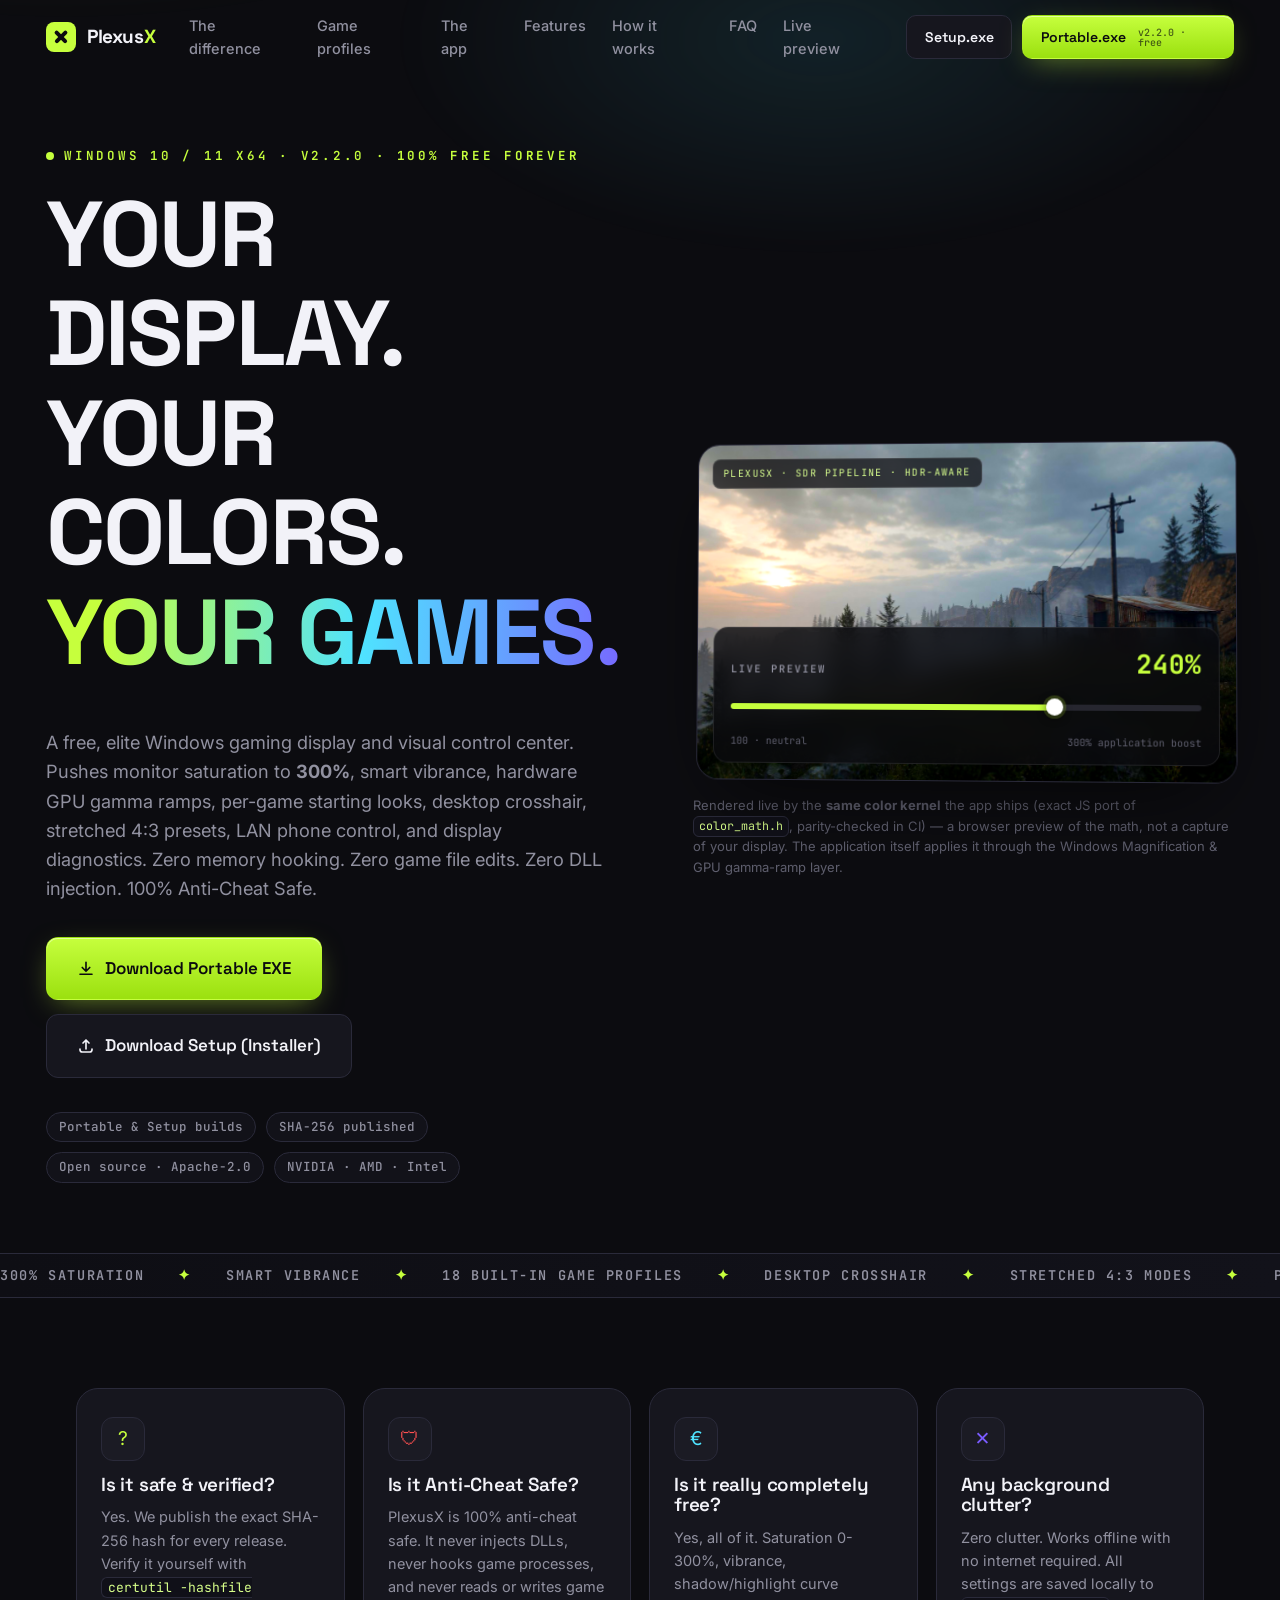
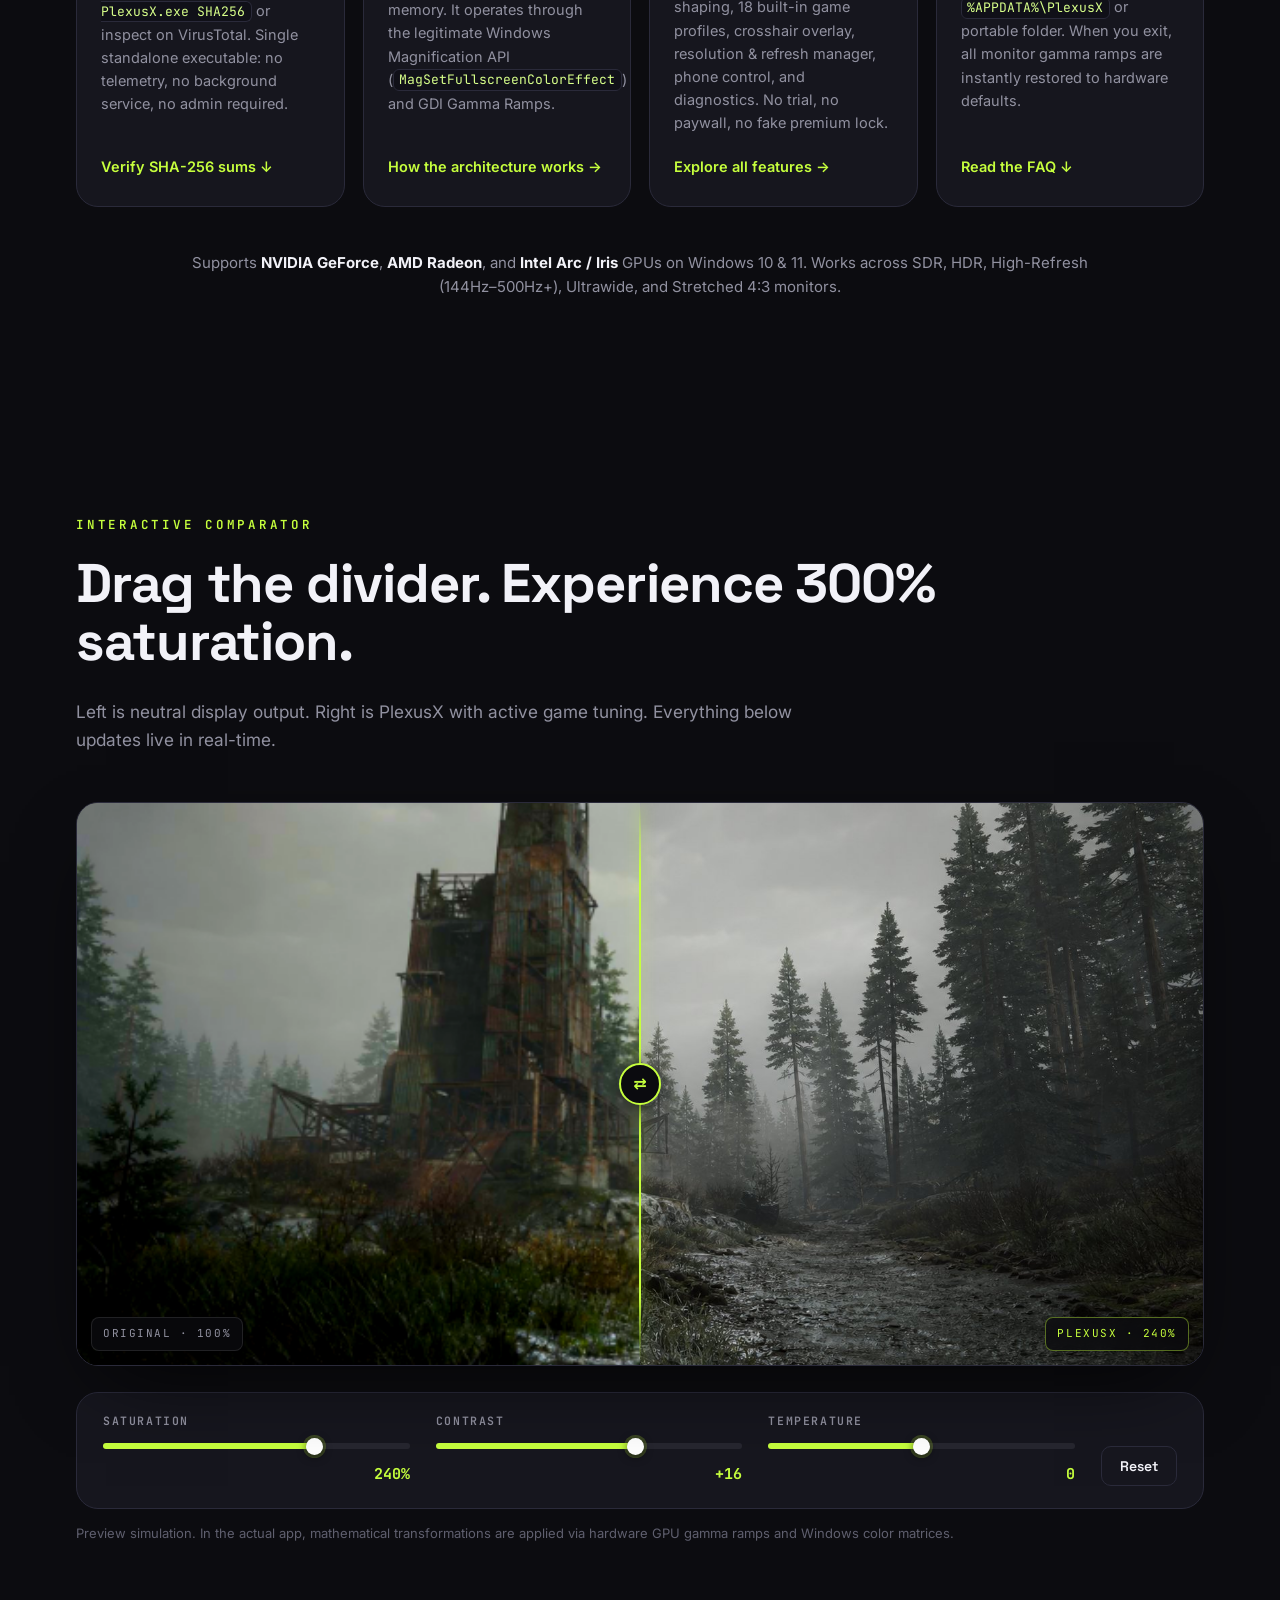
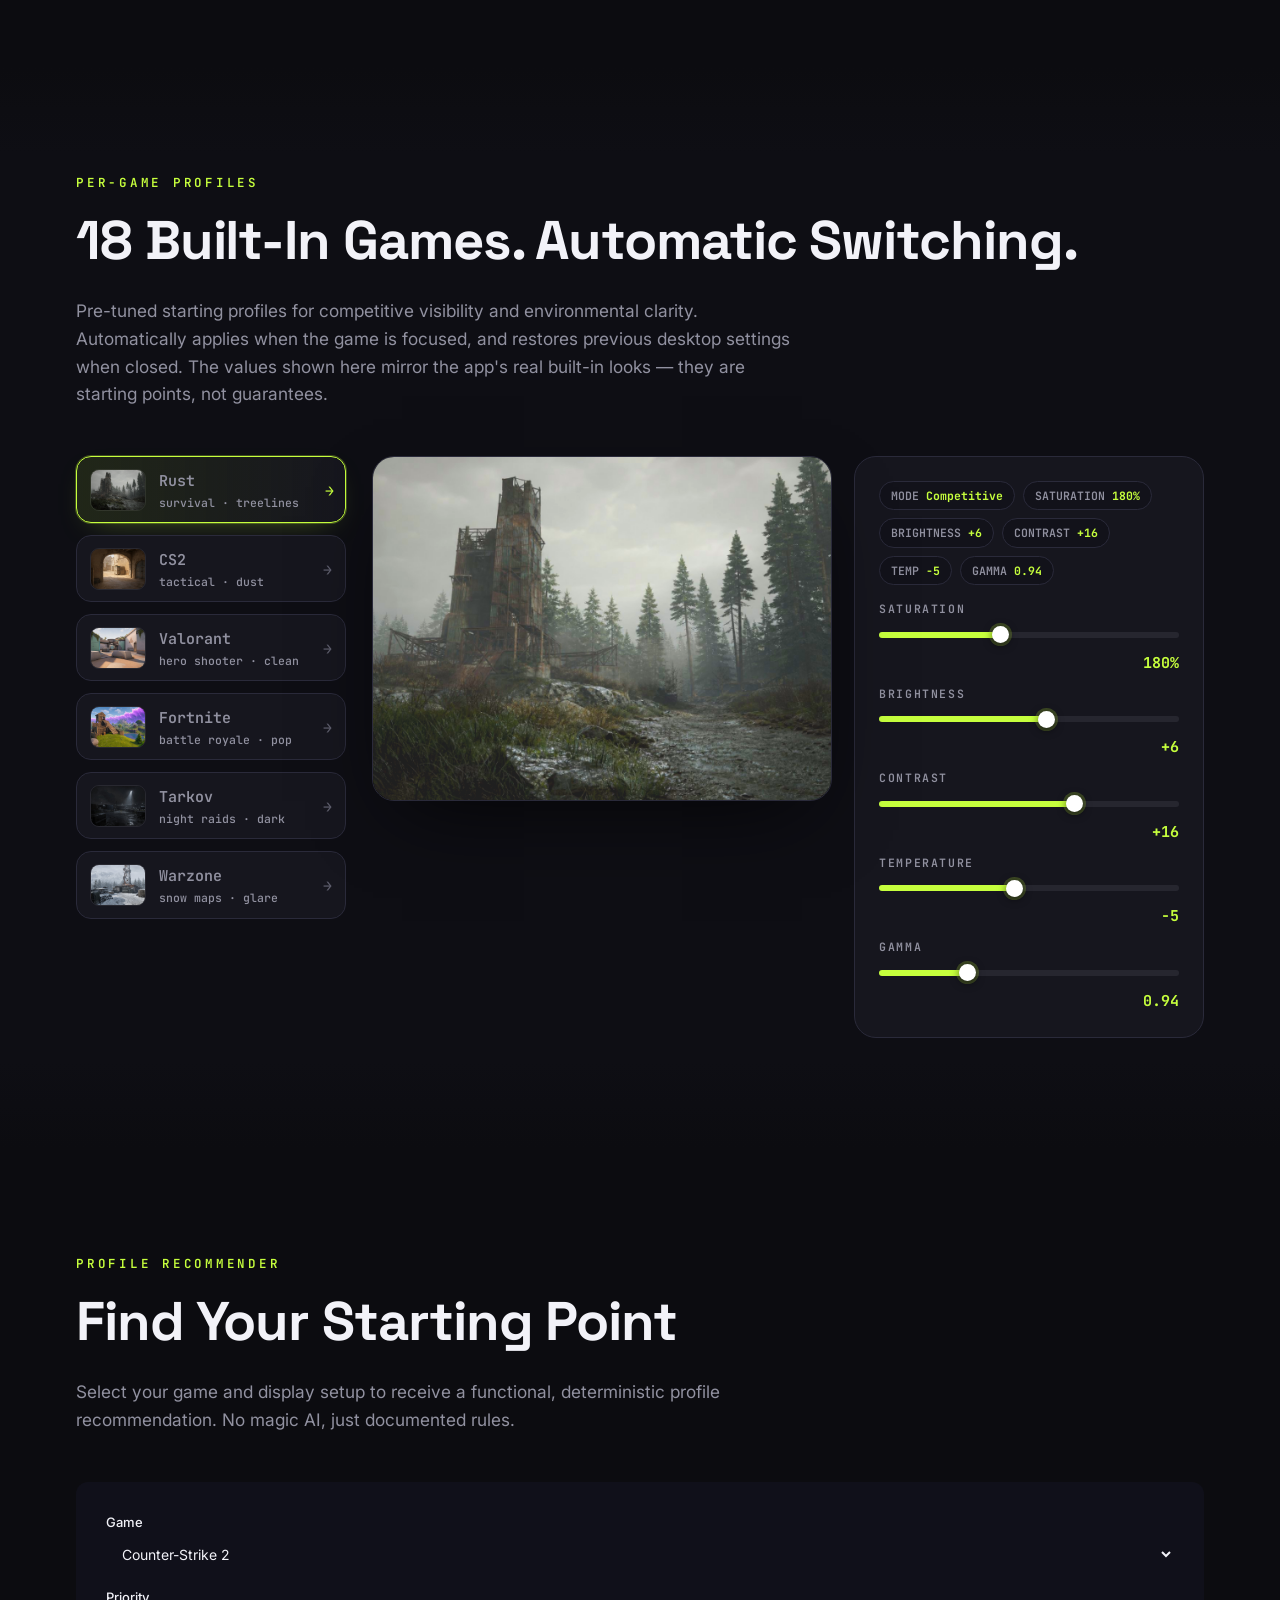
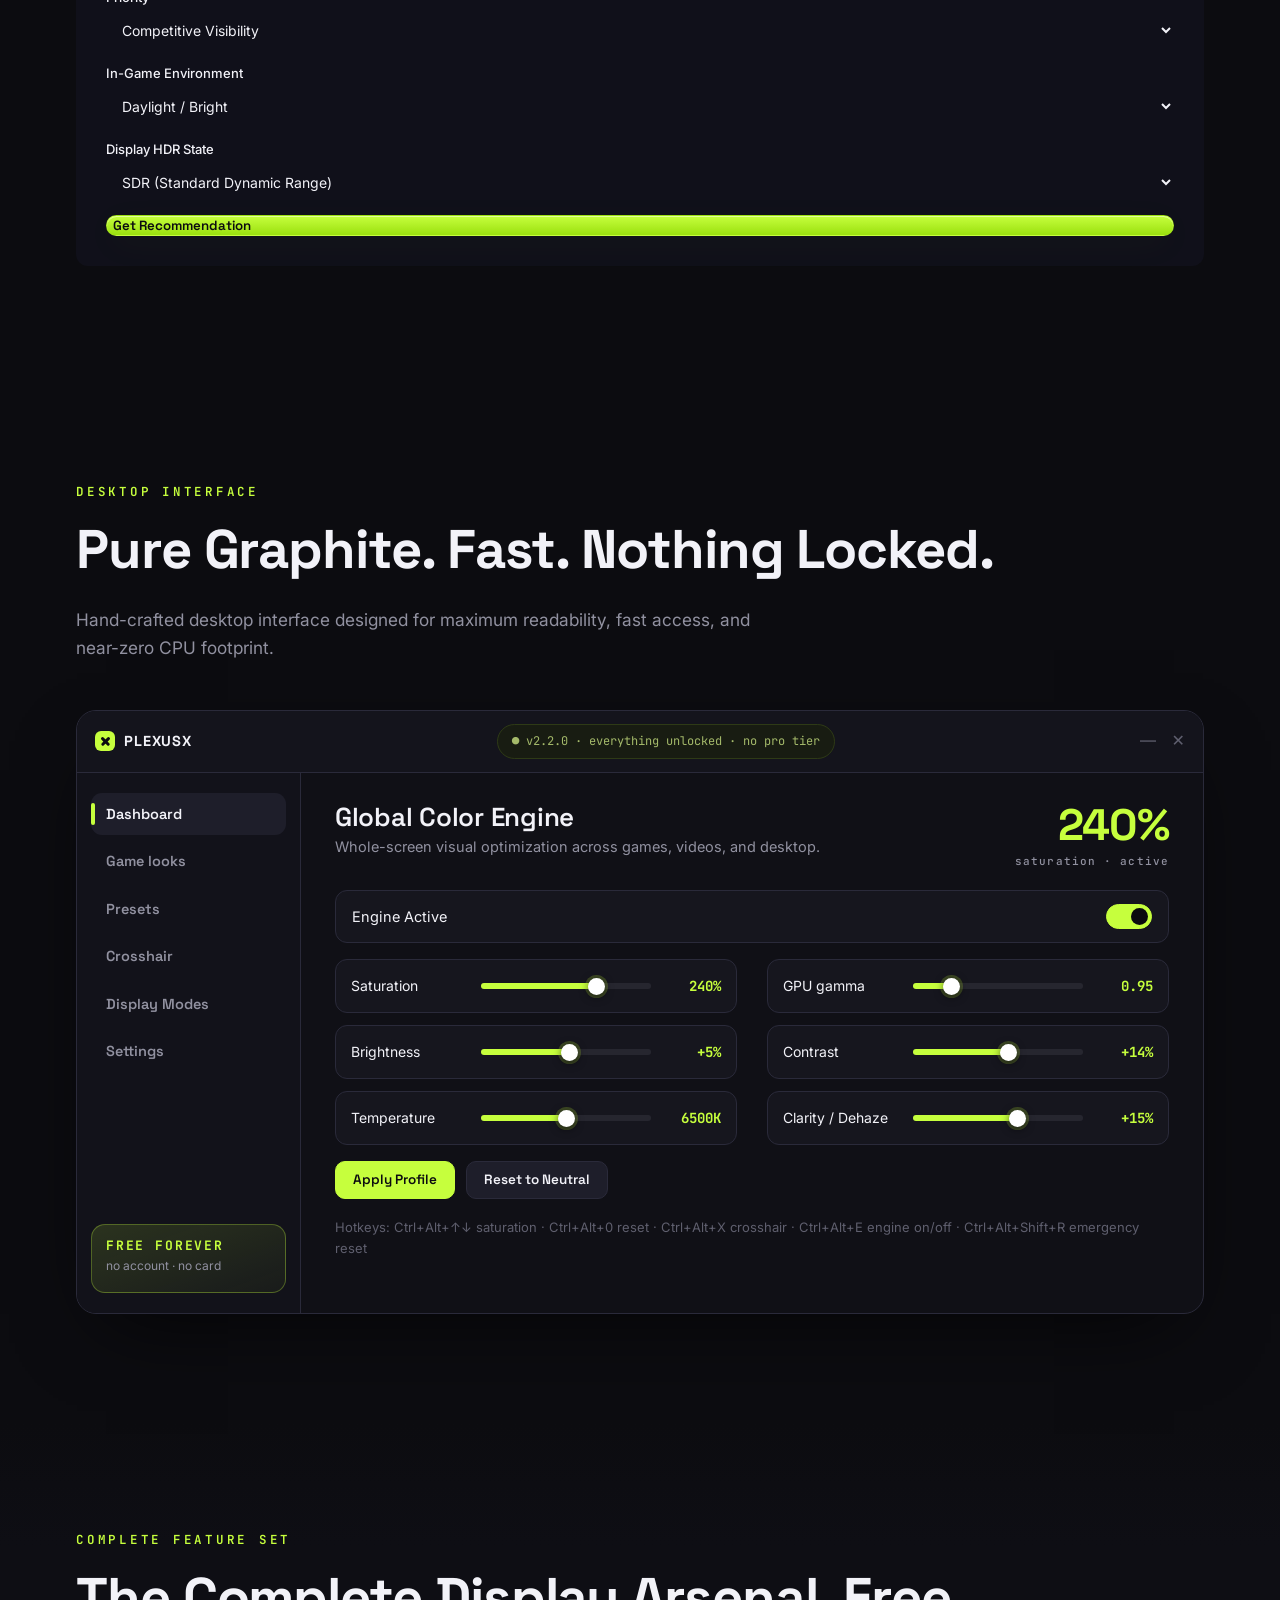
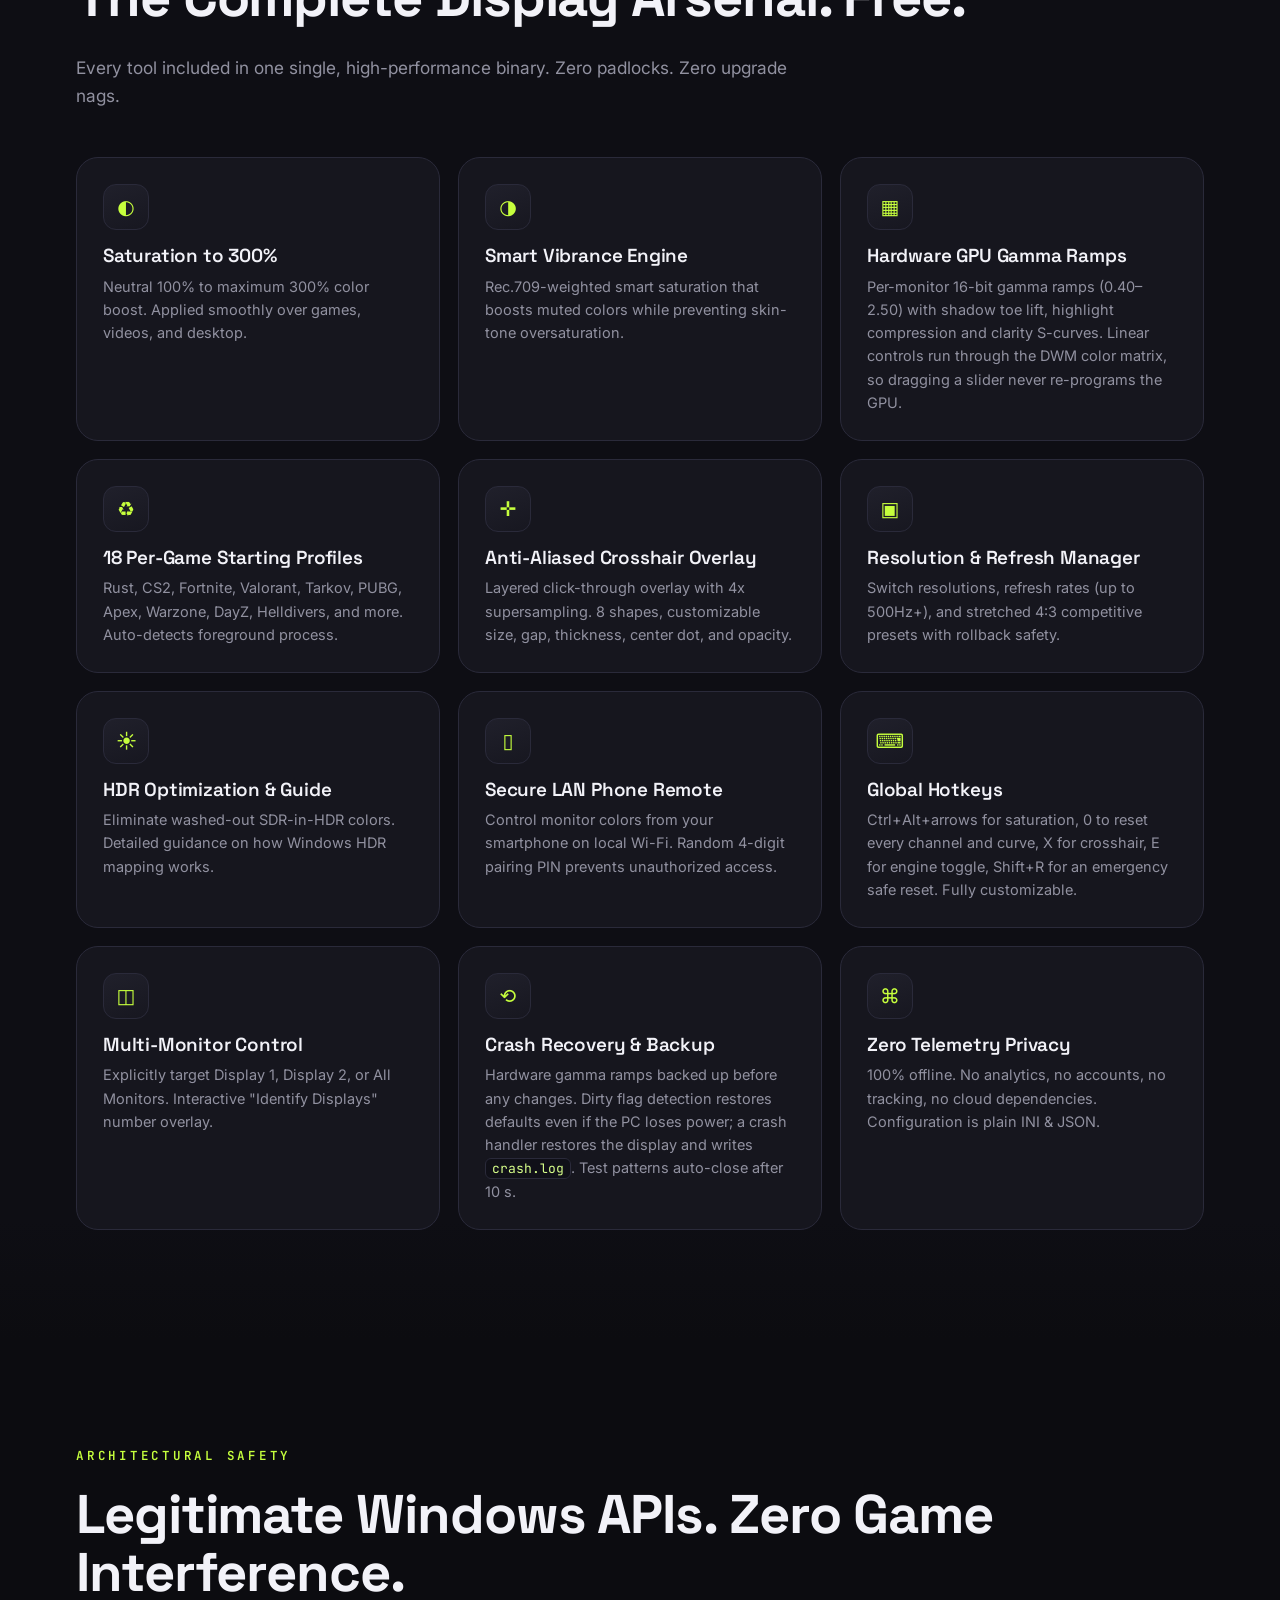
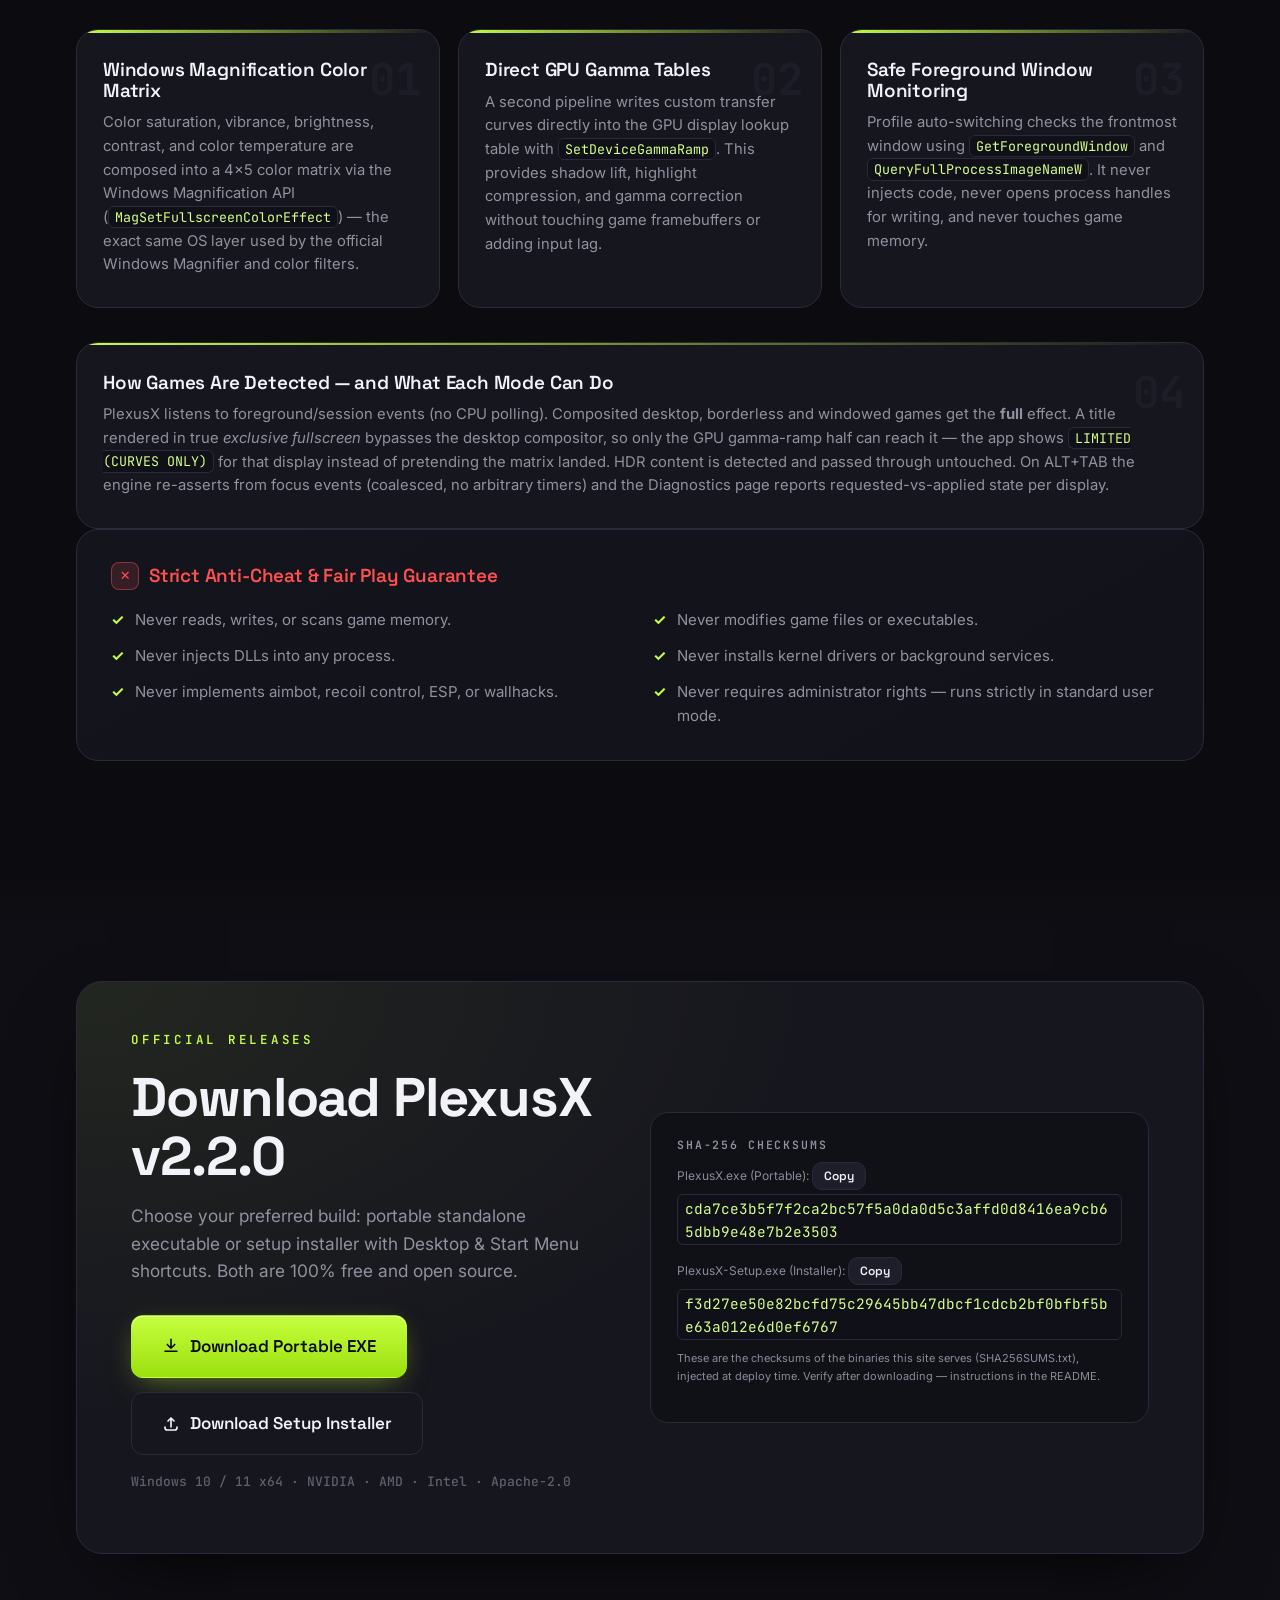
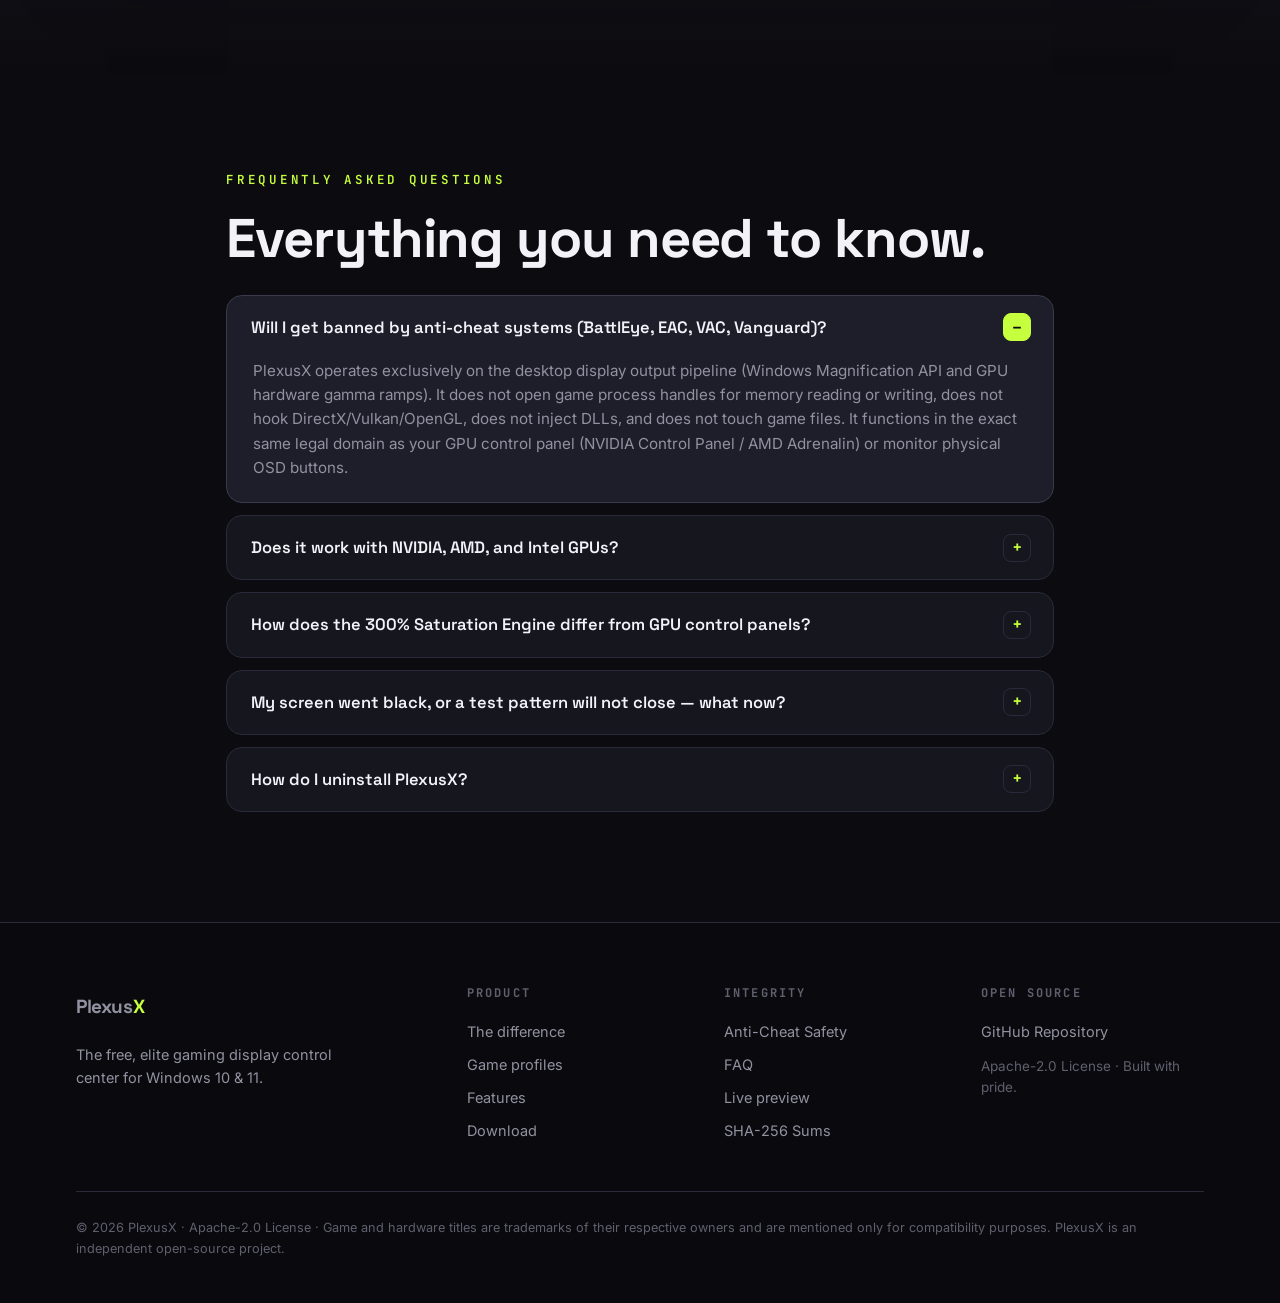
<file: site/index.html>
<!doctype html>
<html lang="en">
<head>
<meta charset="utf-8">
<meta name="viewport" content="width=device-width, initial-scale=1">
<title>PlexusX — Free Windows Gaming Display &amp; Visual Optimization Center</title>
<meta name="description" content="PlexusX is a free, high-performance Windows gaming display and visual control center: 300% saturation, smart vibrance, hardware gamma ramps, 18 built-in game profiles, desktop crosshair, stretched 4:3 modes, and LAN phone remote. Anti-cheat safe. No account, no premium.">
<meta property="og:title" content="PlexusX — Your Display. Your Colors. Your Games.">
<meta property="og:description" content="Free gaming display and visual optimizer for Windows 10/11. Anti-cheat safe, no injection, zero telemetry.">
<meta property="og:image" content="media/hero.jpg">
<link rel="icon" href="data:image/svg+xml,%3Csvg xmlns='http://www.w3.org/2000/svg' viewBox='0 0 32 32'%3E%3Crect width='32' height='32' rx='7' fill='%23c6ff3d'/%3E%3Cpath d='M9 9l14 14M23 9L9 23' stroke='%230c0c10' stroke-width='4.5' stroke-linecap='round'/%3E%3C/svg%3E">
<link rel="preconnect" href="https://fonts.googleapis.com">
<link rel="preconnect" href="https://fonts.gstatic.com" crossorigin>
<link href="https://fonts.googleapis.com/css2?family=Space+Grotesk:wght@400;500;600;700&family=Inter:wght@400;500;600&family=JetBrains+Mono:wght@500;700&display=swap" rel="stylesheet">
<link rel="stylesheet" href="assets/style.css">
</head>
<body>

<!-- ══════════ NAV ══════════ -->
<header class="nav" id="nav">
  <div class="nav-in">
    <a class="brand" href="#top" aria-label="PlexusX home">
      <span class="brand-mark" aria-hidden="true"></span>
      <span class="brand-name">Plexus<b>X</b></span>
    </a>
    <nav class="nav-links" aria-label="Main">
      <a href="#difference">The difference</a>
      <a href="#games">Game profiles</a>
      <a href="#app">The app</a>
      <a href="#features">Features</a>
      <a href="#how">How it works</a>
      <a href="#faq">FAQ</a>
      <a href="preview.html">Live preview</a>
    </nav>
    <div style="display:flex;gap:10px;align-items:center;">
      <a class="btn btn-sm btn-ghost" href="download/PlexusX-Setup.exe" download="PlexusX-Setup.exe">Setup.exe</a>
      <a class="btn btn-sm btn-primary" href="download/PlexusX.exe" download="PlexusX.exe">Portable.exe<span class="btn-sub">v2.2.0 · free</span></a>
    </div>
  </div>
</header>

<main id="top">

<!-- ══════════ HERO ══════════ -->
<section class="hero">
  <div class="hero-glow" aria-hidden="true"></div>
  <div class="hero-in">
    <div class="hero-copy">
      <p class="eyebrow"><span class="pulse"></span>Windows 10 / 11 x64 · v2.2.0 · <b>100% Free Forever</b></p>
      <h1>YOUR DISPLAY.<br>YOUR COLORS.<br><span class="grad">YOUR GAMES.</span></h1>
      <p class="lead">A free, elite Windows gaming display and visual control center.
        Pushes monitor saturation to <strong>300%</strong>, smart vibrance, hardware GPU gamma ramps,
        per-game starting looks, desktop crosshair, stretched 4:3 presets, LAN phone control, and display diagnostics.
        Zero memory hooking. Zero game file edits. Zero DLL injection. 100% Anti-Cheat Safe.</p>
      <div class="hero-cta">
        <a class="btn btn-primary btn-lg" href="download/PlexusX.exe" download="PlexusX.exe">
          <svg viewBox="0 0 24 24" class="ico" aria-hidden="true"><path d="M12 3v12m0 0l-5-5m5 5l5-5M4 19h16"/></svg>
          Download Portable EXE</a>
        <a class="btn btn-ghost btn-lg" href="download/PlexusX-Setup.exe" download="PlexusX-Setup.exe">
          <svg viewBox="0 0 24 24" class="ico" aria-hidden="true"><path d="M4 16v1a3 3 0 003 3h10a3 3 0 003-3v-1m-4-8l-4-4m0 0L8 8m4-4v12"/></svg>
          Download Setup (Installer)</a>
      </div>
      <ul class="chips">
        <li>Portable &amp; Setup builds</li>
        <li>SHA-256 published</li>
        <li>Open source · Apache-2.0</li>
        <li>NVIDIA · AMD · Intel</li>
      </ul>
    </div>

    <div class="hero-visual">
      <div class="hero-frame">
        <div class="hero-img-wrap">
          <img id="heroImg" src="media/hero.jpg" alt="Survival game landscape before colour enhancement">
          <div class="hero-tint warm" id="heroWarm" aria-hidden="true"></div>
          <div class="hero-tint cool" id="heroCool" aria-hidden="true"></div>
        </div>
        <div class="hero-hud">
          <div class="hud-row">
            <span class="hud-label">LIVE PREVIEW</span>
            <span class="hud-val mono" id="heroSatVal">240%</span>
          </div>
          <input class="range" type="range" min="100" max="300" value="240" id="heroSat" aria-label="Saturation preview">
          <div class="hud-scale mono"><span>100 · neutral</span><span>300% application boost</span></div>
        </div>
        <span class="hud-badge mono">PLEXUSX · SDR PIPELINE · HDR-AWARE</span>
      </div>
      <p class="fineprint">Rendered live by the <b>same color kernel</b> the app ships (exact JS port of
        <code>color_math.h</code>, parity-checked in CI) — a browser preview of the math, not a capture of your display.
        The application itself applies it through the Windows Magnification &amp; GPU gamma-ramp layer.</p>
    </div>
  </div>
</section>

<!-- ══════════ MARQUEE ══════════ -->
<div class="marquee" aria-hidden="true">
  <div class="marquee-track">
    <span>300% saturation</span><i>✦</i><span>smart vibrance</span><i>✦</i><span>18 built-in game profiles</span><i>✦</i>
    <span>desktop crosshair</span><i>✦</i><span>stretched 4:3 modes</span><i>✦</i><span>phone remote PIN</span><i>✦</i>
    <span>GPU gamma ramps</span><i>✦</i><span>display test patterns</span><i>✦</i><span>zero telemetry</span><i>✦</i>
    <span>crash restoration</span><i>✦</i><span>anti-cheat safe</span><i>✦</i><span>no accounts</span><i>✦</i>
    <span>300% saturation</span><i>✦</i><span>smart vibrance</span><i>✦</i><span>18 built-in game profiles</span><i>✦</i>
    <span>desktop crosshair</span><i>✦</i><span>stretched 4:3 modes</span><i>✦</i><span>phone remote PIN</span><i>✦</i>
    <span>GPU gamma ramps</span><i>✦</i><span>display test patterns</span><i>✦</i><span>zero telemetry</span><i>✦</i>
    <span>crash restoration</span><i>✦</i><span>anti-cheat safe</span><i>✦</i><span>no accounts</span><i>✦</i>
  </div>
</div>

<!-- ══════════ QUICK ANSWERS ══════════ -->
<section class="section quick">
  <div class="wrap">
    <div class="quick-grid">
      <article class="qcard reveal">
        <div class="qico qico-safe">?</div>
        <h3>Is it safe &amp; verified?</h3>
        <p>Yes. We publish the exact SHA-256 hash for every release. Verify it yourself with
          <code>certutil -hashfile PlexusX.exe SHA256</code> or inspect on VirusTotal.
          Single standalone executable: no telemetry, no background service, no admin required.</p>
        <a href="#download" class="alink">Verify SHA-256 sums ↓</a>
      </article>
      <article class="qcard reveal">
        <div class="qico qico-ban">🛡</div>
        <h3>Is it Anti-Cheat Safe?</h3>
        <p>PlexusX is 100% anti-cheat safe. It never injects DLLs, never hooks game processes,
          and never reads or writes game memory. It operates through the legitimate Windows
          Magnification API (<code>MagSetFullscreenColorEffect</code>) and GDI Gamma Ramps.</p>
        <a href="#how" class="alink">How the architecture works →</a>
      </article>
      <article class="qcard reveal">
        <div class="qico qico-euro">€</div>
        <h3>Is it really completely free?</h3>
        <p>Yes, all of it. Saturation 0-300%, vibrance, shadow/highlight curve shaping, 18 built-in game profiles,
          crosshair overlay, resolution &amp; refresh manager, phone control, and diagnostics.
          No trial, no paywall, no fake premium lock.</p>
        <a href="#features" class="alink">Explore all features →</a>
      </article>
      <article class="qcard reveal">
        <div class="qico qico-x">✕</div>
        <h3>Any background clutter?</h3>
        <p>Zero clutter. Works offline with no internet required. All settings are saved locally to
          <code>%APPDATA%\PlexusX</code> or portable folder. When you exit, all monitor gamma ramps
          are instantly restored to hardware defaults.</p>
        <a href="#faq" class="alink">Read the FAQ ↓</a>
      </article>
    </div>
    <p class="works-with reveal">Supports <b>NVIDIA GeForce</b>, <b>AMD Radeon</b>, and <b>Intel Arc / Iris</b> GPUs on Windows 10 &amp; 11.
      Works across SDR, HDR, High-Refresh (144Hz–500Hz+), Ultrawide, and Stretched 4:3 monitors.</p>
  </div>
</section>

<!-- ══════════ DIFFERENCE / COMPARATOR ══════════ -->
<section class="section" id="difference">
  <div class="wrap">
    <p class="eyebrow reveal">INTERACTIVE COMPARATOR</p>
    <h2 class="reveal">Drag the divider. Experience 300% saturation.</h2>
    <p class="section-lead reveal">Left is neutral display output. Right is PlexusX with active game tuning.
      Everything below updates live in real-time.</p>

    <div class="compare reveal" id="compare">
      <img class="compare-img" src="media/scene-rust.jpg" alt="Game scene, original colours">
      <div class="compare-after" id="compareAfter">
        <img src="media/scene-rust.jpg" alt="Game scene with PlexusX applied" id="compareAfterImg">
        <div class="hero-tint warm" id="cmpWarm" aria-hidden="true"></div>
        <div class="hero-tint cool" id="cmpCool" aria-hidden="true"></div>
      </div>
      <div class="compare-handle" id="compareHandle" role="slider" aria-label="Compare original and enhanced"
           aria-valuemin="0" aria-valuemax="100" aria-valuenow="50" tabindex="0">
        <span class="handle-line"></span>
        <span class="handle-knob">⇄</span>
      </div>
      <span class="compare-tag tag-l mono">ORIGINAL · 100%</span>
      <span class="compare-tag tag-r mono" id="cmpTag">PLEXUSX · 240%</span>
    </div>

    <div class="ctrl-bar reveal">
      <div class="ctrl">
        <label for="cmpSat">Saturation</label>
        <input class="range" type="range" min="100" max="300" value="240" id="cmpSat">
        <output class="mono" id="cmpSatVal">240%</output>
      </div>
      <div class="ctrl">
        <label for="cmpCon">Contrast</label>
        <input class="range" type="range" min="-50" max="50" value="16" id="cmpCon">
        <output class="mono" id="cmpConVal">+16</output>
      </div>
      <div class="ctrl">
        <label for="cmpTemp">Temperature</label>
        <input class="range" type="range" min="-50" max="50" value="0" id="cmpTemp">
        <output class="mono" id="cmpTempVal">0</output>
      </div>
      <button class="btn btn-ghost btn-sm" id="cmpReset">Reset</button>
    </div>
    <p class="fineprint reveal">Preview simulation. In the actual app, mathematical transformations are applied via hardware GPU gamma ramps and Windows color matrices.</p>
  </div>
</section>

<!-- ══════════ GAME GALLERY ══════════ -->
<section class="section section-alt" id="games">
  <div class="wrap">
    <p class="eyebrow reveal">PER-GAME PROFILES</p>
    <h2 class="reveal">18 Built-In Games. Automatic Switching.</h2>
    <p class="section-lead reveal">Pre-tuned starting profiles for competitive visibility and environmental clarity.
      Automatically applies when the game is focused, and restores previous desktop settings when closed.
      The values shown here mirror the app's real built-in looks — they are starting points, not guarantees.</p>

    <div class="gallery reveal">
      <div class="game-grid" id="gameGrid" role="tablist" aria-label="Game presets">
        <!-- cards injected by JS -->
      </div>

      <div class="game-stage">
        <div class="stage-frame">
          <img id="stageImg" src="media/scene-rust.jpg" alt="Selected game scene preview">
          <div class="hero-tint warm" id="stWarm" aria-hidden="true"></div>
          <div class="hero-tint cool" id="stCool" aria-hidden="true"></div>
          <div class="stage-hud">
            <span class="mono" id="stageName">RUST</span>
            <span class="stage-live">ACTIVE</span>
          </div>
        </div>

        <div class="stage-panel">
          <div class="stage-stats" id="stageStats"><!-- chips injected --></div>
          <div class="stage-sliders">
            <div class="ctrl">
              <label for="stSat">Saturation</label>
              <input class="range" type="range" min="100" max="300" value="180" id="stSat">
              <output class="mono" id="stSatVal">180%</output>
            </div>
            <div class="ctrl">
              <label for="stBri">Brightness</label>
              <input class="range" type="range" min="-50" max="50" value="6" id="stBri">
              <output class="mono" id="stBriVal">+6</output>
            </div>
            <div class="ctrl">
              <label for="stCon">Contrast</label>
              <input class="range" type="range" min="-50" max="50" value="16" id="stCon">
              <output class="mono" id="stConVal">+16</output>
            </div>
            <div class="ctrl">
              <label for="stTemp">Temperature</label>
              <input class="range" type="range" min="-50" max="50" value="-5" id="stTemp">
              <output class="mono" id="stTempVal">-5</output>
            </div>
            <div class="ctrl">
              <label for="stGam">Gamma</label>
              <input class="range" type="range" min="60" max="180" value="94" id="stGam">
              <output class="mono" id="stGamVal">0.94</output>
            </div>
          </div>
        </div>
      </div>
    </div>
  </div>
</section>

<!-- ══════════ RECOMMENDER ══════════ -->
<section class="section" id="recommender">
  <div class="wrap">
    <p class="eyebrow reveal">PROFILE RECOMMENDER</p>
    <h2 class="reveal">Find Your Starting Point</h2>
    <p class="section-lead reveal">Select your game and display setup to receive a functional, deterministic profile recommendation. No magic AI, just documented rules.</p>
    <div class="rec-tool reveal">
      <div class="rec-form">
        <div class="rec-field">
          <label for="recGame">Game</label>
          <select id="recGame">
            <option value="cs2">Counter-Strike 2</option>
            <option value="rust">Rust</option>
            <option value="valorant">Valorant</option>
            <option value="tarkov">Escape from Tarkov</option>
            <option value="fortnite">Fortnite</option>
            <option value="warzone">Warzone</option>
            <option value="other">Other / Not Listed</option>
          </select>
        </div>
        <div class="rec-field">
          <label for="recPriority">Priority</label>
          <select id="recPriority">
            <option value="competitive">Competitive Visibility</option>
            <option value="balanced">Balanced</option>
            <option value="natural">Natural Color</option>
          </select>
        </div>
        <div class="rec-field">
          <label for="recEnv">In-Game Environment</label>
          <select id="recEnv">
            <option value="daylight">Daylight / Bright</option>
            <option value="dark">Dark / Night / Shadows</option>
            <option value="indoor">Indoor / Mixed</option>
            <option value="snow">Snow / Extremely Bright</option>
            <option value="forest">Forest / Foliage</option>
          </select>
        </div>
        <div class="rec-field">
          <label for="recHdr">Display HDR State</label>
          <select id="recHdr">
            <option value="sdr">SDR (Standard Dynamic Range)</option>
            <option value="hdr">HDR Enabled</option>
            <option value="unknown">I don't know</option>
          </select>
        </div>
        <button class="btn btn-primary" id="recBtn">Get Recommendation</button>
      </div>
      <div class="rec-result" id="recResult" style="display:none;">
        <h3 id="recTitle">Recommended Profile</h3>
        <p class="rec-desc" id="recDesc">Reason goes here.</p>
        <div class="rec-caveat" id="recCaveat">Caveats go here.</div>
        <div class="rec-stats">
          <div class="rec-stat"><span class="mono">Brightness:</span> <span id="recBri"></span></div>
          <div class="rec-stat"><span class="mono">Contrast:</span> <span id="recCon"></span></div>
          <div class="rec-stat"><span class="mono">Saturation:</span> <span id="recSat"></span></div>
          <div class="rec-stat"><span class="mono">Gamma:</span> <span id="recGam"></span></div>
        </div>
        <p style="font-size:12px;color:#8a8a9a;margin-top:10px;">This is a starting point. Adjust to your display's characteristics in PlexusX.</p>
      </div>
    </div>
  </div>
</section>

<!-- ══════════ APP MOCK ══════════ -->
<section class="section" id="app">
  <div class="wrap">
    <p class="eyebrow reveal">DESKTOP INTERFACE</p>
    <h2 class="reveal">Pure Graphite. Fast. Nothing Locked.</h2>
    <p class="section-lead reveal">Hand-crafted desktop interface designed for maximum readability, fast access, and near-zero CPU footprint.</p>

    <div class="mock reveal" id="mock">
      <div class="mock-titlebar">
        <span class="mock-logo"><span class="brand-mark sm"></span>PLEXUSX</span>
        <span class="mock-toast mono" id="mockToast">● v2.2.0 · everything unlocked · no pro tier</span>
        <span class="mock-cap"><i>—</i><i>✕</i></span>
      </div>
      <div class="mock-body">
        <aside class="mock-side" id="mockSide">
          <button class="mock-side-item active" data-tab="display">Dashboard</button>
          <button class="mock-side-item" data-tab="games">Game looks</button>
          <button class="mock-side-item" data-tab="scenes">Presets</button>
          <button class="mock-side-item" data-tab="cross">Crosshair</button>
          <button class="mock-side-item" data-tab="modes">Display Modes</button>
          <button class="mock-side-item" data-tab="settings">Settings</button>
          <div class="mock-free">
            <b>FREE FOREVER</b>
            <span>no account · no card</span>
          </div>
        </aside>

        <div class="mock-main">
          <!-- DISPLAY -->
          <div class="mock-tab active" data-tab="display">
            <div class="mock-head">
              <div>
                <h3>Global Color Engine</h3>
                <p>Whole-screen visual optimization across games, videos, and desktop.</p>
              </div>
              <div class="mock-readout"><b id="mockSatOut">240%</b><span>saturation · active</span></div>
            </div>
            <div class="mock-toggle-row"><span>Engine Active</span><button class="sw on" id="mockMaster" aria-pressed="true"><i></i></button></div>
            <div class="mock-grid">
              <label class="mock-slider"><span>Saturation</span>
                <input class="range" type="range" min="100" max="300" value="240" id="mockSat"><output class="mono">240%</output></label>
              <label class="mock-slider"><span>GPU gamma</span>
                <input class="range" type="range" min="60" max="240" value="95"><output class="mono">0.95</output></label>
              <label class="mock-slider"><span>Brightness</span>
                <input class="range" type="range" min="-100" max="100" value="5"><output class="mono">+5%</output></label>
              <label class="mock-slider"><span>Contrast</span>
                <input class="range" type="range" min="-100" max="100" value="14"><output class="mono">+14%</output></label>
              <label class="mock-slider"><span>Temperature</span>
                <input class="range" type="range" min="-100" max="100" value="0"><output class="mono">6500K</output></label>
              <label class="mock-slider"><span>Clarity / Dehaze</span>
                <input class="range" type="range" min="-60" max="60" value="15"><output class="mono">+15%</output></label>
            </div>
            <div class="mock-btns"><button class="mbtn primary">Apply Profile</button><button class="mbtn">Reset to Neutral</button></div>
            <p class="mock-hint">Hotkeys: Ctrl+Alt+↑↓ saturation · Ctrl+Alt+0 reset · Ctrl+Alt+X crosshair · Ctrl+Alt+E engine on/off · Ctrl+Alt+Shift+R emergency reset</p>
          </div>

          <!-- GAMES -->
          <div class="mock-tab" data-tab="games">
            <div class="mock-head"><div><h3>Game Profiles</h3><p>Per-game auto-detection. Switches look when game launches.</p></div></div>
            <div class="mock-toggle-row"><span>Auto-detect active foreground</span><button class="sw on" aria-pressed="true"><i></i></button></div>
            <p class="mock-div">BUILT-IN PROFILES</p>
            <div class="mock-row sel"><span class="dot"></span>Rust · RustClient.exe · Mode: Competitive</div>
            <div class="mock-row"><span class="dot"></span>Counter-Strike 2 · cs2.exe · Mode: Competitive</div>
            <div class="mock-row"><span class="dot"></span>Valorant · VALORANT-Win64-Shipping.exe · Mode: High Contrast</div>
            <div class="mock-row"><span class="dot"></span>Escape From Tarkov · EscapeFromTarkov.exe · Mode: Dark Room</div>
            <div class="mock-row"><span class="dot"></span>Fortnite · FortniteClient-Win64-Shipping.exe · Mode: Colorful</div>
          </div>

          <!-- SCENES -->
          <div class="mock-tab" data-tab="scenes">
            <div class="mock-head"><div><h3>Looks Library</h3><p>Instant starting points for competitive visibility and environmental calibration.</p></div></div>
            <div class="scene-chips" id="mockScenes">
              <button class="chip" data-sat="180">Competitive</button>
              <button class="chip" data-sat="300">Vivid 300%</button>
              <button class="chip" data-sat="180">Night Ops</button>
              <button class="chip" data-sat="180">Snow Glare</button>
              <button class="chip" data-sat="180">Smoke &amp; Dust</button>
              <button class="chip" data-sat="180">Dark Room Lift</button>
              <button class="chip" data-sat="180">Bright Sky</button>
              <button class="chip" data-sat="175">OLED Punch</button>
            </div>
          </div>

          <!-- CROSSHAIR -->
          <div class="mock-tab" data-tab="cross">
            <div class="mock-head"><div><h3>Desktop Crosshair Overlay</h3><p>Drawn on top of your screen, click-through, zero game hooking.</p></div></div>
            <div class="mock-toggle-row"><span>Crosshair overlay</span><button class="sw on" id="xhToggle" aria-pressed="true"><i></i></button></div>
            <div class="cross-preview" id="crossPreview">
              <img src="media/scene-cs2.jpg" alt="">
              <div class="cross" id="crossGlyph"><i class="ch-h"></i><i class="ch-v"></i><i class="ch-dot"></i></div>
            </div>
            <div class="cross-shapes" id="crossShapes">
              <button class="shape active" data-shape="cross">Cross</button>
              <button class="shape" data-shape="dot">Dot</button>
              <button class="shape" data-shape="both">Cross+dot</button>
              <button class="shape" data-shape="circle">Circle</button>
              <button class="shape" data-shape="chevron">Chevron</button>
            </div>
          </div>

          <!-- MODES -->
          <div class="mock-tab" data-tab="modes">
            <div class="mock-head"><div><h3>Resolution &amp; Refresh Manager</h3><p>Manage resolutions, max Hz, and stretched 4:3 modes.</p></div></div>
            <div class="mock-mode-now mono">Now: 2560×1440 @ 280 Hz (native)</div>
            <div class="mock-row sel"><span class="dot"></span>2560×1440 @ 280 Hz · Native 16:9</div>
            <div class="mock-row">1440×1080 @ 280 Hz · 4:3 stretched</div>
            <div class="mock-row">1280×960 @ 280 Hz · 4:3 stretched</div>
            <div class="mock-row">1920×1080 @ 280 Hz · 16:9</div>
            <div class="mock-btns"><button class="mbtn primary">Apply mode</button><button class="mbtn">Max Available Hz</button><button class="mbtn">Reset Native</button></div>
          </div>

          <!-- SETTINGS -->
          <div class="mock-tab" data-tab="settings">
            <div class="mock-head"><div><h3>Settings &amp; Remote</h3><p>Zero telemetry, startup, and phone control.</p></div></div>
            <div class="mock-toggle-row"><span>Start with Windows</span><button class="sw" aria-pressed="false"><i></i></button></div>
            <div class="mock-toggle-row"><span>LAN Phone Remote (Port 8777)</span><button class="sw on" aria-pressed="true"><i></i></button></div>
            <div class="mock-url mono">http://192.168.1.100:8777 (PIN: 8492) <button class="mbtn tiny" id="copyUrl">Copy link</button></div>
            <p class="mock-div">ABOUT PLEXUSX</p>
            <p class="mock-about">PlexusX v2.2.0 · Windows 10/11 x64 · 100% Free Open Source.<br>
              Zero telemetry · No account · No cloud requirement · Local config only.<br>
              Anti-cheat safe: Legit Windows Magnification &amp; GDI Gamma APIs only.</p>
          </div>

        </div>
      </div>
    </div>
  </div>
</section>

<!-- ══════════ FEATURES ══════════ -->
<section class="section section-alt" id="features">
  <div class="wrap">
    <p class="eyebrow reveal">COMPLETE FEATURE SET</p>
    <h2 class="reveal">The Complete Display Arsenal. Free.</h2>
    <p class="section-lead reveal">Every tool included in one single, high-performance binary. Zero padlocks. Zero upgrade nags.</p>

    <div class="feat-grid">
      <article class="feat reveal"><span class="fico">◐</span><h3>Saturation to 300%</h3><p>Neutral 100% to maximum 300% color boost. Applied smoothly over games, videos, and desktop.</p></article>
      <article class="feat reveal"><span class="fico">◑</span><h3>Smart Vibrance Engine</h3><p>Rec.709-weighted smart saturation that boosts muted colors while preventing skin-tone oversaturation.</p></article>
      <article class="feat reveal"><span class="fico">▦</span><h3>Hardware GPU Gamma Ramps</h3><p>Per-monitor 16-bit gamma ramps (0.40–2.50) with shadow toe lift, highlight compression and clarity S-curves. Linear controls run through the DWM color matrix, so dragging a slider never re-programs the GPU.</p></article>
      <article class="feat reveal"><span class="fico">♻</span><h3>18 Per-Game Starting Profiles</h3><p>Rust, CS2, Fortnite, Valorant, Tarkov, PUBG, Apex, Warzone, DayZ, Helldivers, and more. Auto-detects foreground process.</p></article>
      <article class="feat reveal"><span class="fico">✛</span><h3>Anti-Aliased Crosshair Overlay</h3><p>Layered click-through overlay with 4x supersampling. 8 shapes, customizable size, gap, thickness, center dot, and opacity.</p></article>
      <article class="feat reveal"><span class="fico">▣</span><h3>Resolution &amp; Refresh Manager</h3><p>Switch resolutions, refresh rates (up to 500Hz+), and stretched 4:3 competitive presets with rollback safety.</p></article>
      <article class="feat reveal"><span class="fico">☀</span><h3>HDR Optimization &amp; Guide</h3><p>Eliminate washed-out SDR-in-HDR colors. Detailed guidance on how Windows HDR mapping works.</p></article>
      <article class="feat reveal"><span class="fico">▯</span><h3>Secure LAN Phone Remote</h3><p>Control monitor colors from your smartphone on local Wi-Fi. Random 4-digit pairing PIN prevents unauthorized access.</p></article>
      <article class="feat reveal"><span class="fico">⌨</span><h3>Global Hotkeys</h3><p>Ctrl+Alt+arrows for saturation, 0 to reset every channel and curve, X for crosshair, E for engine toggle, Shift+R for an emergency safe reset. Fully customizable.</p></article>
      <article class="feat reveal"><span class="fico">◫</span><h3>Multi-Monitor Control</h3><p>Explicitly target Display 1, Display 2, or All Monitors. Interactive "Identify Displays" number overlay.</p></article>
      <article class="feat reveal"><span class="fico">⟲</span><h3>Crash Recovery &amp; Backup</h3><p>Hardware gamma ramps backed up before any changes. Dirty flag detection restores defaults even if the PC loses power; a crash handler restores the display and writes <code>crash.log</code>. Test patterns auto-close after 10 s.</p></article>
      <article class="feat reveal"><span class="fico">⌘</span><h3>Zero Telemetry Privacy</h3><p>100% offline. No analytics, no accounts, no tracking, no cloud dependencies. Configuration is plain INI &amp; JSON.</p></article>
    </div>
  </div>
</section>

<!-- ══════════ HOW IT WORKS ══════════ -->
<section class="section" id="how">
  <div class="wrap">
    <p class="eyebrow reveal">ARCHITECTURAL SAFETY</p>
    <h2 class="reveal">Legitimate Windows APIs. Zero Game Interference.</h2>

    <div class="how-grid">
      <article class="how-card reveal">
        <span class="how-num mono">01</span>
        <h3>Windows Magnification Color Matrix</h3>
        <p>Color saturation, vibrance, brightness, contrast, and color temperature are composed into a 4×5 color matrix
          via the Windows Magnification API (<code>MagSetFullscreenColorEffect</code>) — the exact same OS layer used by the
          official Windows Magnifier and color filters.</p>
      </article>
      <article class="how-card reveal">
        <span class="how-num mono">02</span>
        <h3>Direct GPU Gamma Tables</h3>
        <p>A second pipeline writes custom transfer curves directly into the GPU display lookup table with
          <code>SetDeviceGammaRamp</code>. This provides shadow lift, highlight compression, and gamma correction without
          touching game framebuffers or adding input lag.</p>
      </article>
      <article class="how-card reveal">
        <span class="how-num mono">03</span>
        <h3>Safe Foreground Window Monitoring</h3>
        <p>Profile auto-switching checks the frontmost window using <code>GetForegroundWindow</code> and
          <code>QueryFullProcessImageNameW</code>. It never injects code, never opens process handles for writing,
          and never touches game memory.</p>
      </article>
    </div>

      <article class="how-card reveal">
        <span class="how-num mono">04</span>
        <h3>How Games Are Detected — and What Each Mode Can Do</h3>
        <p>PlexusX listens to foreground/session events (no CPU polling). Composited desktop, borderless and
          windowed games get the <strong>full</strong> effect. A title rendered in true <em>exclusive fullscreen</em>
          bypasses the desktop compositor, so only the GPU gamma-ramp half can reach it — the app shows
          <code>LIMITED (CURVES ONLY)</code> for that display instead of pretending the matrix landed.
          HDR content is detected and passed through untouched. On ALT+TAB the engine re-asserts from
          focus events (coalesced, no arbitrary timers) and the Diagnostics page reports
          requested-vs-applied state per display.</p>
      </article>
    <div class="never reveal">
      <h3>Strict Anti-Cheat &amp; Fair Play Guarantee</h3>
      <ul>
        <li>Never reads, writes, or scans game memory.</li>
        <li>Never modifies game files or executables.</li>
        <li>Never injects DLLs into any process.</li>
        <li>Never installs kernel drivers or background services.</li>
        <li>Never implements aimbot, recoil control, ESP, or wallhacks.</li>
        <li>Never requires administrator rights — runs strictly in standard user mode.</li>
      </ul>
    </div>
  </div>
</section>

<!-- ══════════ DOWNLOAD ══════════ -->
<section class="section section-alt" id="download">
  <div class="wrap">
    <div class="dl reveal">
      <div class="dl-left">
        <p class="eyebrow">OFFICIAL RELEASES</p>
        <h2>Download PlexusX v2.2.0</h2>
        <p class="section-lead">Choose your preferred build: portable standalone executable or setup installer with Desktop &amp; Start Menu shortcuts. Both are 100% free and open source.</p>
        <div style="display:flex;gap:14px;flex-wrap:wrap;margin-bottom:20px;">
          <a class="btn btn-primary btn-lg" href="download/PlexusX.exe" download="PlexusX.exe">
            <svg viewBox="0 0 24 24" class="ico" aria-hidden="true"><path d="M12 3v12m0 0l-5-5m5 5l5-5M4 19h16"/></svg>
            Download Portable EXE</a>
          <a class="btn btn-ghost btn-lg" href="download/PlexusX-Setup.exe" download="PlexusX-Setup.exe">
            <svg viewBox="0 0 24 24" class="ico" aria-hidden="true"><path d="M4 16v1a3 3 0 003 3h10a3 3 0 003-3v-1m-4-8l-4-4m0 0L8 8m4-4v12"/></svg>
            Download Setup Installer</a>
        </div>
        <p class="dl-meta">Windows 10 / 11 x64 · NVIDIA · AMD · Intel · Apache-2.0</p>
      </div>
      <div class="dl-right">
        <div class="hash-card">
          <p class="hash-label">SHA-256 Checksums</p>
          <p style="font-size:12px;color:#8a8a9a;margin-bottom:4px;">PlexusX.exe (Portable):
            <button class="mbtn tiny" id="copyShaPortable" type="button">Copy</button></p>
          <!--HASH:PORTABLE--><code class="mono hash-val" id="shaPortable" style="word-break:break-all;display:block;margin-bottom:12px;">cda7ce3b5f7f2ca2bc57f5a0da0d5c3affd0d8416ea9cb65dbb9e48e7b2e3503</code>
          <p style="font-size:12px;color:#8a8a9a;margin-bottom:4px;">PlexusX-Setup.exe (Installer):
            <button class="mbtn tiny" id="copyShaSetup" type="button">Copy</button></p>
          <!--HASH:SETUP--><code class="mono hash-val" id="shaSetup" style="word-break:break-all;display:block;">f3d27ee50e82bcfd75c29645bb47dbcf1cdcb2bf0bfbf5be63a012e6d0ef6767</code>
          <p style="font-size:11px;color:#8a8a9a;margin-top:10px;">These are the checksums of the binaries this site serves
            (<a href="download/SHA256SUMS.txt" style="color:inherit">SHA256SUMS.txt</a>), injected at deploy time.
            Verify after downloading — instructions in the README.</p>
        </div>
      </div>
    </div>
  </div>
</section>

<!-- ══════════ FAQ ══════════ -->
<section class="section" id="faq">
  <div class="wrap narrow">
    <p class="eyebrow reveal">FREQUENTLY ASKED QUESTIONS</p>
    <h2 class="reveal">Everything you need to know.</h2>

    <div class="faq reveal">
      <details open>
        <summary>Will I get banned by anti-cheat systems (BattlEye, EAC, VAC, Vanguard)?</summary>
        <div><p>PlexusX operates exclusively on the desktop display output pipeline (Windows Magnification API and GPU hardware gamma ramps). It does not open game process handles for memory reading or writing, does not hook DirectX/Vulkan/OpenGL, does not inject DLLs, and does not touch game files. It functions in the exact same legal domain as your GPU control panel (NVIDIA Control Panel / AMD Adrenalin) or monitor physical OSD buttons.</p></div>
      </details>
      <details>
        <summary>Does it work with NVIDIA, AMD, and Intel GPUs?</summary>
        <div><p>Yes. PlexusX automatically detects your GPU vendor (NVIDIA GeForce, AMD Radeon, Intel Arc / Iris) and interfaces directly with the standard Windows display APIs. It works identically across all modern GPUs.</p></div>
      </details>
      <details>
        <summary>How does the 300% Saturation Engine differ from GPU control panels?</summary>
        <div><p>Standard GPU control panels typically limit digital vibrance to 100% or 200%. PlexusX allows scaling up to 300% application boost, combined with smart vibrance (which protects already saturated tones), shadow lift, highlight compression, and clarity S-curves for superior target visibility.</p></div>
      </details>
      <details>
        <summary>My screen went black, or a test pattern will not close — what now?</summary>
        <div><p>Press <code>Ctrl+Alt+Shift+R</code> (Emergency Safe Reset): it closes every test pattern, bypasses the color engine and restores your display. <code>Ctrl+Alt+0</code> resets all channels and tone curves to neutral. Test patterns also close by themselves after 10 seconds, and any key press or mouse click dismisses them. If PlexusX ever crashes it restores the display first and writes <code>%LOCALAPPDATA%\PlexusX\crash.log</code>.</p></div>
      </details>
      <details>
        <summary>How do I uninstall PlexusX?</summary>
        <div><p>Simply close the application (which instantly restores all gamma ramps to hardware defaults) and delete the executable. If you used the installer, run Uninstall from Windows Settings &gt; Apps. To remove all local profiles, delete <code>%APPDATA%\PlexusX</code>.</p></div>
      </details>
    </div>
  </div>
</section>

</main>

<!-- ══════════ FOOTER ══════════ -->
<footer class="footer">
  <div class="wrap">
    <div class="foot-grid">
      <div>
        <a class="brand" href="#top"><span class="brand-mark" aria-hidden="true"></span><span class="brand-name">Plexus<b>X</b></span></a>
        <p>The free, elite gaming display control center for Windows 10 &amp; 11.</p>
      </div>
      <div>
        <h4>Product</h4>
        <a href="#difference">The difference</a>
        <a href="#games">Game profiles</a>
        <a href="#features">Features</a>
        <a href="#download">Download</a>
      </div>
      <div>
        <h4>Integrity</h4>
        <a href="#how">Anti-Cheat Safety</a>
        <a href="#faq">FAQ</a>
      <a href="preview.html">Live preview</a>
        <a href="download/SHA256SUMS.txt">SHA-256 Sums</a>
      </div>
      <div>
        <h4>Open Source</h4>
        <a href="https://github.com/diamantmuqici-dotcom/PlexusX" target="_blank" rel="noopener">GitHub Repository</a>
        <span class="foot-dim">Apache-2.0 License · Built with pride.</span>
      </div>
    </div>
    <p class="foot-legal">© 2026 PlexusX · Apache-2.0 License · Game and hardware titles are trademarks of their respective owners and are mentioned only for compatibility purposes. PlexusX is an independent open-source project.</p>
  </div>
</footer>

<script src="assets/color_engine.js"></script>
<script src="assets/presets.js"></script>
<script src="assets/app.js"></script>
</body>
</html>
</file>
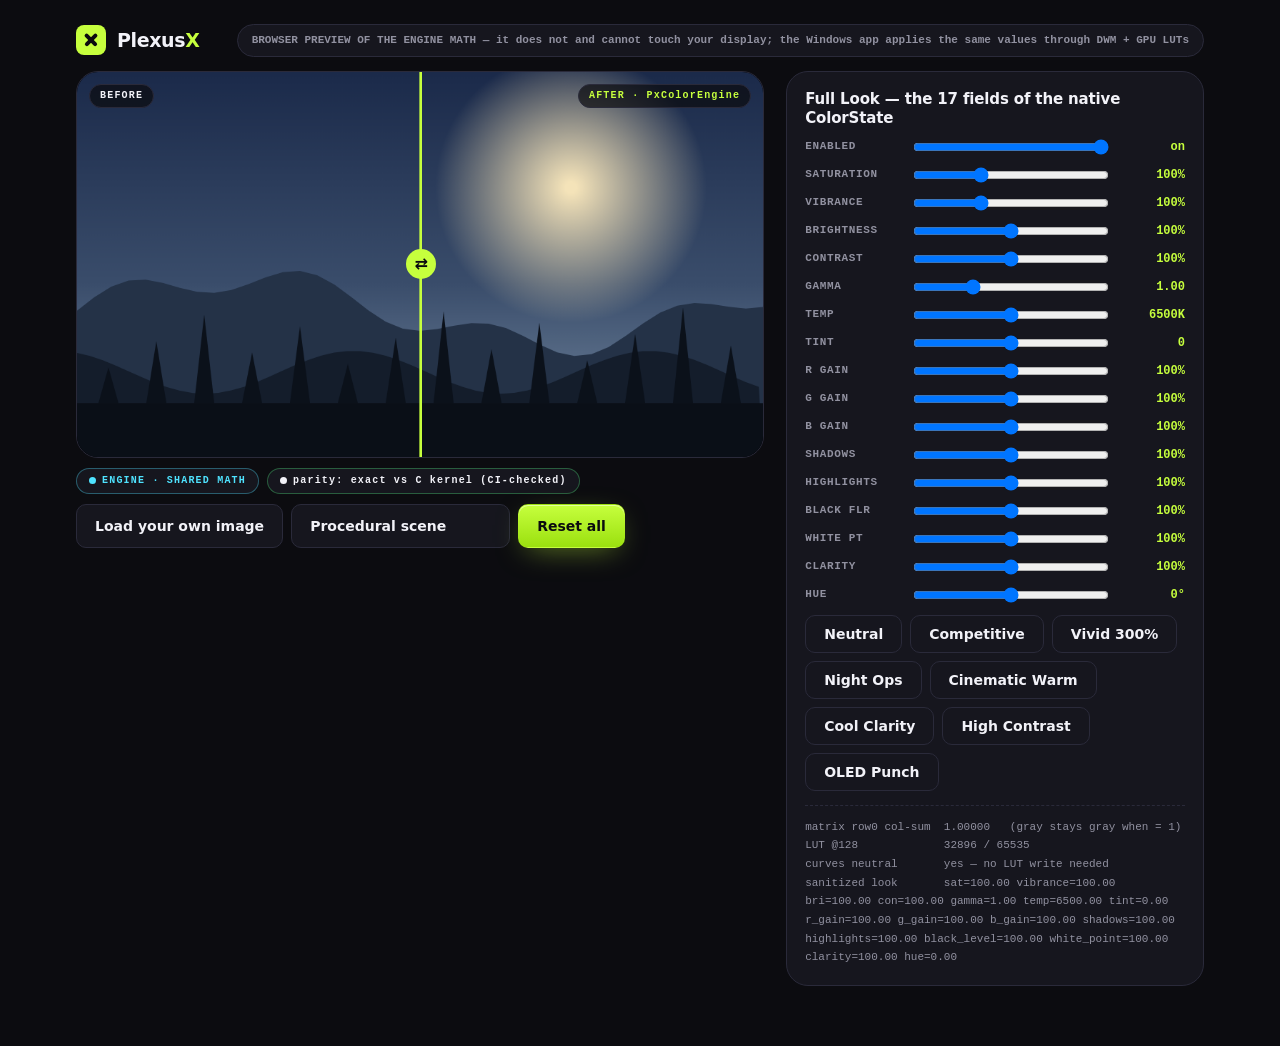
<file: site/preview.html>
<!doctype html>
<html lang="en">
<head>
<meta charset="utf-8">
<meta name="viewport" content="width=device-width, initial-scale=1">
<title>PlexusX — Live Color Engine Preview (same math as the app)</title>
<meta name="description" content="Interactive preview of the exact PlexusX color transform: the same 5x5 DWM matrix and 256-entry gamma-ramp LUT the Windows engine computes, running in your browser. This page never touches your display.">
<link rel="icon" href="data:image/svg+xml,%3Csvg xmlns='http://www.w3.org/2000/svg' viewBox='0 0 32 32'%3E%3Crect width='32' height='32' rx='7' fill='%23c6ff3d'/%3E%3Cpath d='M9 9l14 14M23 9L9 23' stroke='%230c0c10' stroke-width='4.5' stroke-linecap='round'/%3E%3C/svg%3E">
<link rel="stylesheet" href="assets/tokens.css">
<link rel="stylesheet" href="assets/style.css">
<style>
  body{padding-top:0}
  .pv-wrap{max-width:1180px;margin:0 auto;padding:24px 26px 60px}
  .pv-top{display:flex;justify-content:space-between;align-items:center;gap:16px;flex-wrap:wrap;margin-bottom:14px}
  .pv-note{font:600 11px/1.5 var(--font-m);color:var(--sub);border:1px solid var(--line);
    background:var(--card);border-radius:999px;padding:7px 14px}
  .pv-grid{display:grid;grid-template-columns:1.4fr .85fr;gap:22px}
  @media (max-width:960px){.pv-grid{grid-template-columns:1fr}}
  .pv-stage{position:relative;border:1px solid var(--line);border-radius:var(--r-lg);
    overflow:hidden;background:#000;aspect-ratio:16/9}
  .pv-stage canvas{width:100%;height:100%;display:block}
  .pv-divider{position:absolute;top:0;bottom:0;width:2px;background:var(--acc);cursor:ew-resize;left:50%}
  .pv-divider::after{content:"⇄";position:absolute;top:50%;left:50%;transform:translate(-50%,-50%);
    background:var(--acc);color:#0a0a0e;border-radius:999px;width:30px;height:30px;
    display:flex;align-items:center;justify-content:center;font-weight:700}
  .pv-label{position:absolute;top:12px;font:700 10px/1 var(--font-m);letter-spacing:.12em;
    padding:6px 10px;border-radius:999px;background:rgba(10,10,14,.7);border:1px solid var(--line);color:var(--txt)}
  .pv-label.l{left:12px}.pv-label.r{right:12px;color:var(--acc)}
  .pv-panel{border:1px solid var(--line);border-radius:var(--r-lg);background:var(--card);padding:18px}
  .pv-slider{display:grid;grid-template-columns:96px 1fr 64px;gap:10px;align-items:center;margin:8px 0}
  .pv-slider label{font:600 11px/1 var(--font-m);color:var(--sub);text-transform:uppercase;letter-spacing:.06em}
  .pv-slider output{font:700 12px/1 var(--font-m);color:var(--acc);text-align:right}
  .pv-row{display:flex;gap:8px;flex-wrap:wrap;margin:10px 0}
  .pv-facts{margin-top:14px;border-top:1px dashed var(--line);padding-top:12px;
    font:500 11px/1.7 var(--font-m);color:var(--sub);white-space:pre-wrap}
  .pv-facts b{color:var(--cyan)}
</style>
</head>
<body>
<div class="pv-wrap">
  <div class="pv-top">
    <a class="brand" href="index.html" style="text-decoration:none">
      <span class="brand-mark" aria-hidden="true"></span>
      <span class="brand-name" style="color:var(--txt)">Plexus<b>X</b></span>
    </a>
    <span class="pv-note">BROWSER PREVIEW OF THE ENGINE MATH — it does not and cannot touch your display;
      the Windows app applies the same values through DWM + GPU LUTs</span>
  </div>

  <div class="pv-grid">
    <div>
      <div class="pv-stage" id="stage">
        <canvas id="cv" width="960" height="540"></canvas>
        <span class="pv-label l mono">BEFORE</span>
        <span class="pv-label r mono">AFTER · PxColorEngine</span>
        <div class="pv-divider" id="div" role="slider" aria-label="before/after split"
             aria-valuemin="0" aria-valuemax="100" aria-valuenow="50" tabindex="0"></div>
      </div>
      <div class="pv-row">
        <span class="px-chip" id="chipMode" data-tone="info">ENGINE · SHARED MATH</span>
        <span class="px-chip" data-tone="ok" id="chipParity">parity: exact vs C kernel (CI-checked)</span>
      </div>
      <div class="pv-row">
        <label class="btn btn-sm btn-ghost" style="cursor:pointer">Load your own image
          <input type="file" id="file" accept="image/*" hidden>
        </label>
        <select id="sceneSelect" class="btn btn-sm btn-ghost" style="appearance:none; cursor:pointer;">
          <option value="procedural">Procedural scene</option>
          <option value="media/scene-cs2.jpg">CS2 (Daylight)</option>
          <option value="media/scene-rust.jpg">Rust (Mixed)</option>
          <option value="media/scene-valorant.jpg">Valorant (Competitive)</option>
          <option value="media/scene-tarkov.jpg">Tarkov (Low-Light)</option>
          <option value="media/scene-fortnite.jpg">Fortnite (Vibrant)</option>
          <option value="media/scene-warzone.jpg">Warzone (Cinematic)</option>
        </select>
        <button class="btn btn-sm btn-primary" id="resetBtn" type="button">Reset all</button>
      </div>
    </div>

    <div class="pv-panel">
      <h3 style="margin:0 0 6px;font:700 15px/1.3 var(--font-d);color:var(--txt)">Full Look — the 17 fields of the native ColorState</h3>
      <div id="sliders"></div>
      <div class="pv-row" id="presets"></div>
      <div class="pv-facts" id="facts"></div>
    </div>
  </div>
</div>

<script src="assets/color_engine.js"></script>
<script src="assets/presets.js"></script>
<script src="assets/preview.js"></script>
</body>
</html>
</file>
<file: site/assets/style.css>
/* ═══════════ PlexusX — style ═══════════
 * Palettes are NOT defined here: every color resolves to the shared design
 * tokens (assets/tokens.css), which mirror the native UI (app/src/ui_theme.h).
 * Marketing-only extras (radii/shadows/fonts) stay local below. */
@import url("tokens.css");
:root{
  --bg:var(--px-bg);
  --bg2:var(--px-side);
  --panel:var(--px-surface);
  --card:var(--px-surface);
  --card2:var(--px-surface-hover);
  --line:var(--px-border);
  --txt:var(--px-text);
  --sub:var(--px-text-sub);
  --dim:var(--px-text-dim);
  --acc:var(--px-accent);
  --acc-deep:var(--px-accent-deep);
  --vio:var(--px-violet);
  --cyan:var(--px-cyan);
  --dang:var(--px-danger);
  --r:14px;
  --r-lg:22px;
  --font-d:"Space Grotesk",system-ui,sans-serif;
  --font-b:"Inter",system-ui,sans-serif;
  --font-m:"JetBrains Mono",ui-monospace,monospace;
  --shadow:0 30px 80px -30px rgba(0,0,0,.8);
}
*{box-sizing:border-box}
html{scroll-behavior:smooth;scroll-padding-top:90px}
body{
  margin:0;background:var(--bg);color:var(--txt);
  font:400 16px/1.6 var(--font-b);
  -webkit-font-smoothing:antialiased;
  overflow-x:hidden;
}
img{max-width:100%;display:block}
a{color:inherit;text-decoration:none}
code{font-family:var(--font-m);font-size:.9em;background:#101018;border:1px solid var(--line);
  padding:.1em .45em;border-radius:6px;color:#d7ff8a}
::selection{background:var(--acc);color:#0b0b0f}
.mono{font-family:var(--font-m)}

.wrap{max-width:1180px;margin:0 auto;padding:0 26px}
.wrap.narrow{max-width:880px}
.section{padding:110px 0;position:relative}
.section-alt{background:linear-gradient(180deg,transparent,#0e0e14 8%,#0e0e14 92%,transparent)}
h1,h2,h3,h4{font-family:var(--font-d);line-height:1.08;letter-spacing:-.02em;margin:0 0 .5em}
h1{font-size:clamp(3rem,7.2vw,6rem);font-weight:700}
h2{font-size:clamp(2rem,4.4vw,3.4rem);font-weight:700}
h3{font-size:1.18rem;font-weight:600;letter-spacing:-.01em}
p{margin:0 0 1em}
.grad{
  background:linear-gradient(92deg,var(--acc) 10%,var(--cyan) 55%,var(--vio) 105%);
  -webkit-background-clip:text;background-clip:text;color:transparent;
}
.eyebrow{
  font:600 12.5px/1 var(--font-m);letter-spacing:.22em;color:var(--acc);
  text-transform:uppercase;display:flex;align-items:center;gap:10px;margin-bottom:22px;
}
.pulse{width:8px;height:8px;border-radius:50%;background:var(--acc);box-shadow:0 0 0 0 rgba(198,255,61,.6);
  animation:pulse 2s infinite}
@keyframes pulse{70%{box-shadow:0 0 0 10px rgba(198,255,61,0)}100%{box-shadow:0 0 0 0 rgba(198,255,61,0)}}
.section-lead{color:var(--sub);font-size:1.08rem;max-width:720px;margin-bottom:48px}
.fineprint{color:var(--dim);font-size:13px;margin-top:14px}
.alink{color:var(--acc);font-weight:600;font-size:14.5px}
.alink:hover{text-decoration:underline}

/* ── buttons ── */
.btn{
  display:inline-flex;align-items:center;gap:10px;border:1px solid transparent;cursor:pointer;
  font-family:var(--font-d);font-weight:600;border-radius:12px;transition:.18s;
  position:relative;overflow:hidden;
}
.btn .ico{width:18px;height:18px;fill:none;stroke:currentColor;stroke-width:2.2;
  stroke-linecap:round;stroke-linejoin:round}
.btn-primary{
  background:linear-gradient(180deg,var(--acc),var(--acc-deep));color:#0b0b0f;
  box-shadow:0 8px 30px -10px rgba(198,255,61,.55), inset 0 1px 0 rgba(255,255,255,.5);
}
.btn-primary:hover{transform:translateY(-2px);box-shadow:0 14px 40px -10px rgba(198,255,61,.65), inset 0 1px 0 rgba(255,255,255,.5)}
.btn-ghost{background:var(--card);border-color:var(--line);color:var(--txt)}
.btn-ghost:hover{border-color:var(--acc);color:var(--acc);transform:translateY(-2px)}
.btn-lg{padding:17px 30px;font-size:17px}
.btn-sm{padding:10px 18px;font-size:14px;border-radius:10px}
.btn-sub{font:500 11px/1 var(--font-m);opacity:.65;margin-left:2px}

/* ── nav ── */
.nav{position:fixed;inset:0 0 auto;z-index:100;transition:.25s;
  background:rgba(11,11,15,0);border-bottom:1px solid transparent}
.nav.stuck{background:rgba(11,11,15,.82);backdrop-filter:blur(14px);border-bottom-color:var(--line)}
.nav-in{max-width:1240px;margin:0 auto;padding:14px 26px;display:flex;align-items:center;gap:34px}
.brand{display:flex;align-items:center;gap:11px;font-family:var(--font-d);font-weight:700}
.brand-mark{width:30px;height:30px;border-radius:8px;background:var(--acc);position:relative;flex:none}
.brand-mark::before,.brand-mark::after{content:"";position:absolute;left:7px;right:7px;top:13px;height:3.6px;
  background:#0b0b0f;border-radius:3px}
.brand-mark::before{transform:rotate(45deg)}
.brand-mark::after{transform:rotate(-45deg)}
.brand-mark.sm{width:20px;height:20px;border-radius:6px}
.brand-mark.sm::before,.brand-mark.sm::after{left:4.5px;right:4.5px;top:8.6px;height:2.6px}
.brand-name{font-size:19px;letter-spacing:-.02em}
.brand-name b{color:var(--acc)}
.nav-links{display:flex;gap:26px;margin-left:auto}
.nav-links a{color:var(--sub);font-size:14.5px;font-weight:500;transition:.15s}
.nav-links a:hover{color:var(--txt)}
.nav .btn-sub{display:block;font-size:10px;margin-top:2px}

/* ── hero ── */
.hero{padding:150px 0 70px;position:relative;overflow:hidden}
.hero-glow{position:absolute;inset:-40% -20% auto;height:900px;pointer-events:none;
  background:
    radial-gradient(46% 42% at 18% 28%,rgba(198,255,61,.16),transparent 70%),
    radial-gradient(40% 40% at 78% 18%,rgba(123,92,255,.18),transparent 70%),
    radial-gradient(34% 34% at 60% 60%,rgba(79,227,255,.10),transparent 70%);
  filter:blur(10px)}
.hero-in{max-width:1240px;margin:0 auto;padding:0 26px;display:grid;
  grid-template-columns:1.04fr .96fr;gap:60px;align-items:center;position:relative}
.lead{color:var(--sub);font-size:1.14rem;max-width:560px;margin:26px 0 34px}
.lead em{font-style:normal;color:var(--txt);border-bottom:2px solid var(--acc)}
.hero-cta{display:flex;gap:14px;flex-wrap:wrap}
.chips{list-style:none;display:flex;gap:10px;flex-wrap:wrap;padding:0;margin:34px 0 0}
.chips li{
  font:500 12.5px/1 var(--font-m);color:var(--sub);border:1px solid var(--line);
  background:rgba(21,21,29,.7);padding:8px 12px;border-radius:99px;
}
.hero-frame{
  position:relative;border-radius:var(--r-lg);overflow:hidden;border:1px solid var(--line);
  background:var(--panel);box-shadow:var(--shadow);transform:perspective(1400px) rotateY(-4deg) rotateX(1.5deg);
}
.hero-img-wrap{position:relative;aspect-ratio:16/10;overflow:hidden}
.hero-img-wrap img{width:100%;height:100%;object-fit:cover}
.hero-tint{position:absolute;inset:0;pointer-events:none;mix-blend-mode:soft-light;opacity:0;transition:opacity .1s linear}
.hero-tint.warm{background:#ff8c28}
.hero-tint.cool{background:#287cff}
.hero-hud{
  position:absolute;left:16px;right:16px;bottom:16px;padding:15px 17px 13px;
  background:rgba(11,11,15,.78);backdrop-filter:blur(12px);border:1px solid rgba(255,255,255,.09);
  border-radius:15px;
}
.hud-row{display:flex;justify-content:space-between;align-items:baseline;margin-bottom:9px}
.hud-label{font:600 10.5px/1 var(--font-m);letter-spacing:.2em;color:var(--sub)}
.hud-val{font-size:26px;font-weight:700;color:var(--acc)}
.hud-scale{display:flex;justify-content:space-between;font-size:10px;color:var(--dim);margin-top:7px}
.hud-badge{position:absolute;top:14px;left:14px;font-size:10px;letter-spacing:.14em;
  background:rgba(11,11,15,.7);border:1px solid rgba(255,255,255,.1);color:#d9ff8f;
  padding:6px 10px;border-radius:8px;backdrop-filter:blur(8px)}

/* ── range sliders ── */
.range{
  -webkit-appearance:none;appearance:none;width:100%;height:26px;background:transparent;cursor:pointer;margin:0;
}
.range::-webkit-slider-runnable-track{
  height:6px;border-radius:99px;
  background:linear-gradient(90deg,var(--acc) var(--fill,50%),#26262f var(--fill,50%));
}
.range::-webkit-slider-thumb{
  -webkit-appearance:none;width:17px;height:17px;border-radius:50%;background:#fff;border:none;
  margin-top:-5.5px;box-shadow:0 2px 8px rgba(0,0,0,.6), 0 0 0 3px rgba(198,255,61,.22);transition:.12s;
}
.range:hover::-webkit-slider-thumb{transform:scale(1.12);box-shadow:0 2px 10px rgba(0,0,0,.6), 0 0 0 4px rgba(198,255,61,.35)}
.range::-moz-range-track{height:6px;border-radius:99px;background:#26262f}
.range::-moz-range-progress{height:6px;border-radius:99px;background:var(--acc)}
.range::-moz-range-thumb{width:17px;height:17px;border-radius:50%;background:#fff;border:none;
  box-shadow:0 2px 8px rgba(0,0,0,.6)}

/* ── marquee ── */
.marquee{border-top:1px solid var(--line);border-bottom:1px solid var(--line);
  background:linear-gradient(90deg,#0e0e14,#12121a);overflow:hidden;padding:15px 0}
.marquee-track{display:flex;gap:34px;width:max-content;animation:mq 30s linear infinite;
  font:600 13.5px/1 var(--font-m);letter-spacing:.12em;text-transform:uppercase;color:var(--sub)}
.marquee-track i{color:var(--acc);font-style:normal}
.marquee-track span:hover{color:var(--acc)}
@keyframes mq{to{transform:translateX(-50%)}}

/* ── quick answers ── */
.quick{padding-top:90px}
.quick-grid{display:grid;grid-template-columns:repeat(4,1fr);gap:18px}
.qcard{
  background:var(--card);border:1px solid var(--line);border-radius:var(--r-lg);padding:28px 24px;
  display:flex;flex-direction:column;gap:6px;transition:.2s;position:relative;overflow:hidden;
}
.qcard::after{content:"";position:absolute;inset:auto -30% -60% auto;width:180px;height:180px;
  background:radial-gradient(circle,rgba(198,255,61,.12),transparent 70%);opacity:0;transition:.3s}
.qcard:hover{transform:translateY(-4px);border-color:#3a3a4c}
.qcard:hover::after{opacity:1}
.qcard h3{margin:8px 0 4px}
.qcard p{color:var(--sub);font-size:14.5px;flex:1}
.qico{width:44px;height:44px;border-radius:12px;display:grid;place-items:center;font-size:19px;
  background:#1b1b24;border:1px solid var(--line);color:var(--acc)}
.qico-ban{color:var(--dang)}
.qico-euro{color:var(--cyan)}
.qico-x{color:var(--vio)}
.works-with{margin:44px auto 0;max-width:900px;text-align:center;color:var(--sub);font-size:15px}
.works-with b{color:var(--txt)}

/* ── compare ── */
.compare{
  position:relative;border-radius:var(--r-lg);overflow:hidden;border:1px solid var(--line);
  aspect-ratio:16/8;user-select:none;cursor:ew-resize;box-shadow:var(--shadow);background:#000;
}
.compare img{position:absolute;inset:0;width:100%;height:100%;object-fit:cover}
.compare-after{position:absolute;inset:0;overflow:hidden;width:50%}
.compare-after img{width:100vw;max-width:none;height:100%;object-fit:cover;
  /* width set by JS to match container */}
.compare-handle{
  position:absolute;top:0;bottom:0;left:50%;width:44px;margin-left:-22px;z-index:5;
  display:grid;place-items:center;cursor:ew-resize;outline:none;
}
.handle-line{position:absolute;top:0;bottom:0;left:50%;width:2.5px;margin-left:-1.25px;
  background:linear-gradient(180deg,transparent,var(--acc) 12%,var(--acc) 88%,transparent);
  box-shadow:0 0 14px rgba(198,255,61,.8)}
.handle-knob{
  width:42px;height:42px;border-radius:50%;background:#0b0b0f;border:2px solid var(--acc);
  display:grid;place-items:center;color:var(--acc);font-size:16px;font-weight:700;z-index:2;
  box-shadow:0 6px 22px rgba(0,0,0,.7);
}
.compare-tag{position:absolute;bottom:14px;font-size:11px;letter-spacing:.14em;padding:7px 11px;
  border-radius:8px;background:rgba(11,11,15,.78);border:1px solid rgba(255,255,255,.1);
  backdrop-filter:blur(8px);z-index:4}
.tag-l{left:14px;color:var(--sub)}
.tag-r{right:14px;color:var(--acc);border-color:rgba(198,255,61,.4)}

.ctrl-bar{
  display:flex;gap:26px;align-items:end;flex-wrap:wrap;margin-top:26px;
  background:var(--card);border:1px solid var(--line);border-radius:var(--r-lg);padding:22px 26px;
}
.ctrl{display:flex;flex-direction:column;gap:7px;min-width:190px;flex:1}
.ctrl label{font:600 11.5px/1 var(--font-m);letter-spacing:.14em;text-transform:uppercase;color:var(--sub)}
.ctrl output{font-size:15px;font-weight:700;color:var(--acc);text-align:right;margin-top:-4px}

/* ── gallery ── */
.gallery{display:grid;grid-template-columns:270px 1fr;gap:26px;align-items:start}
.game-grid{display:flex;flex-direction:column;gap:12px}
.game-card{
  display:flex;align-items:center;gap:13px;padding:11px 13px;border-radius:15px;cursor:pointer;
  background:var(--card);border:1px solid var(--line);transition:.16s;text-align:left;
  font-family:var(--font-d);color:var(--txt);
}
.game-card:hover{border-color:#3d3d50;transform:translateX(4px)}
.game-card.active{border-color:var(--acc);background:linear-gradient(90deg,rgba(198,255,61,.1),var(--card));
  box-shadow:0 0 0 1px rgba(198,255,61,.25), 0 10px 30px -18px rgba(198,255,61,.5)}
.game-thumb{width:56px;height:42px;border-radius:9px;object-fit:cover;flex:none;border:1px solid rgba(255,255,255,.08)}
.game-card b{display:block;font-size:15px;font-weight:600}
.game-card span{display:block;font:500 11.5px/1.4 var(--font-m);color:var(--sub);margin-top:3px}
.game-card .go{margin-left:auto;color:var(--dim);font-size:15px;transition:.15s}
.game-card:hover .go,.game-card.active .go{color:var(--acc);transform:translateX(2px)}

.game-stage{display:grid;grid-template-columns:1.25fr .95fr;gap:22px}
.stage-frame{
  position:relative;border-radius:var(--r-lg);overflow:hidden;border:1px solid var(--line);
  aspect-ratio:4/3;box-shadow:var(--shadow);background:#000;
}
.stage-frame img{width:100%;height:100%;object-fit:cover}
.stage-hud{position:absolute;top:13px;left:13px;right:13px;display:flex;justify-content:space-between;
  align-items:center;pointer-events:none}
.stage-hud .mono{background:rgba(11,11,15,.8);border:1px solid rgba(255,255,255,.12);
  padding:7px 12px;border-radius:9px;font-size:12px;letter-spacing:.18em;font-weight:700}
.stage-live{background:rgba(11,11,15,.8);border:1px solid rgba(198,255,61,.45);color:var(--acc);
  font:700 10.5px/1 var(--font-m);letter-spacing:.16em;padding:7px 10px;border-radius:9px}
.stage-live::before{content:"●";margin-right:6px;animation:pulse 1.6s infinite}
.stage-panel{background:var(--card);border:1px solid var(--line);border-radius:var(--r-lg);
  padding:24px;display:flex;flex-direction:column;gap:18px}
.stage-stats{display:flex;gap:8px;flex-wrap:wrap}
.stat{font:600 11.5px/1 var(--font-m);border:1px solid var(--line);background:#12121a;
  border-radius:99px;padding:8px 11px;color:var(--sub)}
.stat b{color:var(--acc);font-weight:700}
.stage-sliders{display:flex;flex-direction:column;gap:13px}
.stage-sliders .ctrl{min-width:0}
.stage-actions{display:flex;gap:12px;align-items:center;flex-wrap:wrap;margin-top:auto}
.preset-code{flex:1;min-width:190px;background:#101018;border:1px dashed #3a3a4c;color:#d7ff8a;
  padding:11px 13px;border-radius:10px;font-size:13px;letter-spacing:.03em}

/* ── recommender ── */
.rec-tool {
  background: var(--bg2);
  border: 1px solid var(--bd);
  border-radius: 12px;
  display: flex;
  flex-direction: column;
  gap: 20px;
  padding: 30px;
}
@media (min-width: 768px) {
  .rec-tool { flex-direction: row; }
}
.rec-form, .rec-result {
  flex: 1;
}
.rec-form {
  display: flex;
  flex-direction: column;
  gap: 15px;
}
.rec-field {
  display: flex;
  flex-direction: column;
  gap: 5px;
}
.rec-field label {
  font-size: 13px;
  color: var(--tx2);
  font-weight: 500;
}
.rec-field select {
  background: var(--bg3);
  color: var(--tx);
  border: 1px solid var(--bd);
  border-radius: 6px;
  padding: 8px 12px;
  font-family: inherit;
  font-size: 14px;
}
.rec-field select:focus {
  border-color: var(--accent);
  outline: none;
}
.rec-result {
  background: var(--bg3);
  border-radius: 8px;
  padding: 20px;
  border: 1px solid var(--bd);
}
.rec-result h3 {
  color: var(--accent);
  margin: 0 0 10px 0;
  font-size: 18px;
}
.rec-desc {
  font-size: 14px;
  line-height: 1.5;
  margin-bottom: 15px;
}
.rec-caveat {
  font-size: 13px;
  background: rgba(255, 60, 60, 0.1);
  color: #ff8888;
  padding: 8px;
  border-radius: 4px;
  margin-bottom: 15px;
  display: none;
}
.rec-stats {
  display: grid;
  grid-template-columns: 1fr 1fr;
  gap: 10px;
}
.rec-stat {
  font-size: 14px;
  background: var(--bg);
  padding: 8px 12px;
  border-radius: 6px;
  border: 1px solid var(--bd);
}

/* ── app mock ── */
.mock{
  border:1px solid var(--line);border-radius:20px;overflow:hidden;background:#101016;
  box-shadow:var(--shadow);
}
.mock-titlebar{
  display:flex;align-items:center;gap:16px;padding:13px 18px;background:#14141c;
  border-bottom:1px solid var(--line);
}
.mock-logo{display:flex;align-items:center;gap:9px;font:700 14.5px/1 var(--font-d);letter-spacing:.06em}
.mock-toast{margin:0 auto;font-size:12px;color:#a4b96a;background:#181c12;border:1px solid #2e3a16;
  padding:7px 14px;border-radius:99px}
.mock-cap{display:flex;gap:16px;color:var(--dim);font-style:normal}
.mock-cap i{font-style:normal;cursor:default}
.mock-cap i:last-child:hover{color:var(--dang)}
.mock-body{display:grid;grid-template-columns:224px 1fr;min-height:540px}
.mock-side{border-right:1px solid var(--line);padding:20px 14px;display:flex;flex-direction:column;
  gap:5px;background:#12121a;position:relative}
.mock-side-item{
  text-align:left;background:none;border:none;color:var(--sub);font:600 14.5px/1 var(--font-d);
  padding:14px 15px;border-radius:11px;cursor:pointer;transition:.15s;position:relative;
}
.mock-side-item:hover{color:var(--txt);background:#1a1a24}
.mock-side-item.active{color:var(--txt);background:#1e1e2a}
.mock-side-item.active::before{content:"";position:absolute;left:0;top:10px;bottom:10px;width:3.5px;
  border-radius:4px;background:var(--acc)}
.mock-free{
  margin-top:auto;background:linear-gradient(160deg,rgba(198,255,61,.14),rgba(198,255,61,.04));
  border:1px solid rgba(198,255,61,.3);border-radius:14px;padding:14px;
}
.mock-free b{display:block;font:700 13px/1 var(--font-m);letter-spacing:.14em;color:var(--acc)}
.mock-free span{font-size:12px;color:var(--sub)}
.mock-main{padding:30px 34px;position:relative}
.mock-tab{display:none;animation:fadein .25s ease}
.mock-tab.active{display:block}
@keyframes fadein{from{opacity:0;transform:translateY(6px)}to{opacity:1}}
.mock-head{display:flex;justify-content:space-between;align-items:start;gap:20px;margin-bottom:18px}
.mock-head h3{font-size:26px;margin-bottom:4px}
.mock-head p{color:var(--sub);font-size:14.5px;margin:0}
.mock-readout{text-align:right}
.mock-readout b{display:block;font:700 44px/1 var(--font-d);color:var(--acc);letter-spacing:-.02em}
.mock-readout span{font:500 11px/1 var(--font-m);color:var(--sub);letter-spacing:.1em}
.mock-toggle-row{
  display:flex;justify-content:space-between;align-items:center;padding:13px 16px;
  background:var(--card);border:1px solid var(--line);border-radius:12px;margin-bottom:14px;
  font-size:14.5px;
}
.sw{
  width:46px;height:25px;border-radius:99px;background:#26262f;border:1px solid var(--line);
  position:relative;cursor:pointer;transition:.18s;padding:0;
}
.sw i{position:absolute;top:2.5px;left:3px;width:17px;height:17px;border-radius:50%;background:#77778a;
  transition:.18s}
.sw.on{background:var(--acc);border-color:var(--acc)}
.sw.on i{left:24px;background:#0b0b0f}
.mock-grid{display:grid;grid-template-columns:1fr 1fr;gap:12px 30px;margin:16px 0}
.mock-slider{display:grid;grid-template-columns:118px 1fr 58px;align-items:center;gap:12px;
  background:var(--card);border:1px solid var(--line);border-radius:12px;padding:13px 15px}
.mock-slider span{font-size:14px}
.mock-slider output{font-size:14px;font-weight:700;color:var(--acc);text-align:right}
.mock-btns{display:flex;gap:11px;flex-wrap:wrap;margin-top:16px}
.mbtn{
  background:var(--card2);border:1px solid var(--line);color:var(--txt);border-radius:10px;
  padding:11px 17px;font:600 13.5px/1 var(--font-d);cursor:pointer;transition:.15s;
}
.mbtn:hover{border-color:var(--acc);color:var(--acc)}
.mbtn.primary{background:var(--acc);color:#0b0b0f;border-color:var(--acc)}
.mbtn.primary:hover{filter:brightness(1.08);color:#0b0b0f}
.mbtn.tiny{padding:7px 11px;font-size:12px}
.mock-hint{color:var(--dim);font-size:13px;margin-top:18px}
.mock-div{font:600 11px/1 var(--font-m);letter-spacing:.18em;color:var(--dim);margin:20px 0 10px}
.mock-row{
  display:flex;align-items:center;gap:11px;background:var(--card);border:1px solid var(--line);
  border-radius:10px;padding:12px 15px;margin-bottom:8px;font-size:14.5px;color:var(--sub);
}
.mock-row.sel{border-color:var(--acc);color:var(--txt);background:#1c2114}
.mock-row.ghost{border-style:dashed;color:var(--dim);cursor:pointer}
.mock-row.ghost:hover{border-color:var(--acc);color:var(--acc)}
.mock-row .dot{width:9px;height:9px;border-radius:50%;background:var(--acc);flex:none}
.mock-mode-now{background:#12121a;border:1px solid var(--line);border-radius:11px;padding:15px;
  margin-bottom:12px;color:var(--acc);font-size:14.5px}
.mock-url{display:flex;gap:12px;align-items:center;background:#12121a;border:1px solid var(--line);
  border-radius:11px;padding:13px 15px;color:var(--cyan);font-size:14.5px;flex-wrap:wrap}
.mock-about{color:var(--sub);font-size:14.5px;line-height:2}
.scene-chips{display:flex;flex-wrap:wrap;gap:11px;margin:14px 0}
.chip{
  background:var(--card);border:1px solid var(--line);color:var(--txt);border-radius:99px;
  padding:13px 21px;font:600 14.5px/1 var(--font-d);cursor:pointer;transition:.15s;
}
.chip:hover{border-color:var(--acc);transform:translateY(-2px)}
.chip.active{background:var(--acc);border-color:var(--acc);color:#0b0b0f}
.cross-preview{
  position:relative;border-radius:14px;overflow:hidden;border:1px solid var(--line);
  aspect-ratio:21/7;margin:14px 0;
}
.cross-preview img{width:100%;height:100%;object-fit:cover;filter:saturate(1.6) contrast(1.05)}
.cross{position:absolute;left:50%;top:50%;width:0;height:0}
.cross i{position:absolute;background:#c6ff3d;box-shadow:0 0 0 1.5px rgba(0,0,0,.9);transition:.15s}
.ch-h{width:44px;height:3.5px;left:-22px;top:-1.75px}
.ch-v{width:3.5px;height:44px;left:-1.75px;top:-22px}
.ch-dot{width:5px;height:5px;left:-2.5px;top:-2.5px;border-radius:50%;display:none}
.cross[data-shape="dot"] .ch-h,.cross[data-shape="dot"] .ch-v,
.cross[data-shape="circle"] .ch-h,.cross[data-shape="circle"] .ch-v,
.cross[data-shape="chevron"] .ch-h,.cross[data-shape="chevron"] .ch-v{display:none}
.cross[data-shape="both"] .ch-dot{display:block}
.cross[data-shape="dot"] .ch-dot{display:block;width:9px;height:9px;left:-4.5px;top:-4.5px}
.cross[data-shape="circle"]::after{
  content:"";position:absolute;width:74px;height:74px;left:-37px;top:-37px;
  border:3.5px solid #c6ff3d;border-radius:50%;box-shadow:0 0 0 1.5px rgba(0,0,0,.9);
}
.cross[data-shape="chevron"]::before{
  content:"";position:absolute;width:34px;height:34px;left:-24px;top:-17px;
  border-left:4px solid #c6ff3d;border-bottom:4px solid #c6ff3d;transform:rotate(-45deg);
  box-shadow:none;
}
.cross-shapes{display:flex;gap:10px;flex-wrap:wrap}
.shape{
  background:var(--card);border:1px solid var(--line);color:var(--sub);border-radius:10px;
  padding:11px 16px;font:600 13.5px/1 var(--font-d);cursor:pointer;transition:.15s;
}
.shape:hover{color:var(--txt);border-color:#3d3d50}
.shape.active{border-color:var(--acc);color:var(--acc);background:#1a2110}

/* ── features ── */
.feat-grid{display:grid;grid-template-columns:repeat(3,1fr);gap:18px}
.feat{
  background:var(--card);border:1px solid var(--line);border-radius:var(--r-lg);padding:26px;
  transition:.2s;position:relative;overflow:hidden;
}
.feat::before{content:"";position:absolute;inset:0;background:
  linear-gradient(135deg,rgba(198,255,61,.08),transparent 45%);opacity:0;transition:.25s}
.feat:hover{transform:translateY(-4px);border-color:#3a3a4c}
.feat:hover::before{opacity:1}
.feat .fico{
  display:grid;place-items:center;width:46px;height:46px;border-radius:13px;font-size:20px;
  background:linear-gradient(160deg,#20202b,#171720);border:1px solid var(--line);color:var(--acc);
  margin-bottom:16px;
}
.feat h3{margin-bottom:8px}
.feat p{color:var(--sub);font-size:14.5px;margin:0}

/* ── how ── */
.how-grid{display:grid;grid-template-columns:repeat(3,1fr);gap:18px;margin-bottom:34px}
.how-card{background:var(--card);border:1px solid var(--line);border-radius:var(--r-lg);padding:30px 26px;
  position:relative;overflow:hidden}
.how-card::after{content:"";position:absolute;top:0;left:0;right:0;height:2.5px;
  background:linear-gradient(90deg,var(--acc),transparent)}
.how-num{position:absolute;right:18px;top:14px;font-size:44px;font-weight:700;color:#1d1d28}
.how-card h3{margin-bottom:10px}
.how-card p{color:var(--sub);font-size:14.8px;margin:0}
.never{
  background:linear-gradient(150deg,#14141c,#12121a);border:1px solid var(--line);
  border-radius:var(--r-lg);padding:32px 34px;
}
.never h3{color:var(--dang);display:flex;align-items:center;gap:10px}
.never h3::before{content:"✕";display:grid;place-items:center;width:26px;height:26px;border-radius:8px;
  background:rgba(255,92,92,.14);border:1px solid rgba(255,92,92,.4);font-size:13px;color:var(--dang)}
.never ul{list-style:none;padding:0;margin:18px 0 0;display:grid;grid-template-columns:1fr 1fr;gap:12px 26px}
.never li{color:var(--sub);font-size:15px;padding-left:24px;position:relative}
.never li::before{content:"✓";position:absolute;left:0;color:var(--acc);font-weight:700}

/* ── vs table ── */
.vs{margin-top:40px}
.vs h3{font-size:1.5rem;margin-bottom:20px}
.vs-table{border:1px solid var(--line);border-radius:var(--r-lg);overflow:hidden;background:var(--card)}
.vs-row{display:grid;grid-template-columns:1.2fr 1fr 1.2fr;gap:0;border-top:1px solid var(--line)}
.vs-row:first-child{border-top:none}
.vs-row>span{padding:15px 22px;font-size:14.7px;color:var(--sub)}
.vs-row>span:first-child{color:var(--txt);font-weight:600;font-family:var(--font-d)}
.vs-head>span{font:700 12.5px/1 var(--font-m);letter-spacing:.14em;text-transform:uppercase;
  color:var(--dim);background:#121219}
.vs-us{color:var(--acc)!important;background:rgba(198,255,61,.05);font-weight:600}
.vs-head .vs-us{color:var(--acc)!important}
.vs-row:hover>span{background-color:rgba(255,255,255,.015)}

/* ── download ── */
.dl{display:grid;grid-template-columns:1fr 1.05fr;gap:44px;align-items:center;
  background:radial-gradient(120% 140% at 0% 0%,rgba(198,255,61,.07),transparent 55%),var(--card);
  border:1px solid var(--line);border-radius:26px;padding:52px 54px;box-shadow:var(--shadow)}
.dl h2{margin-bottom:16px}
.dl .section-lead{margin-bottom:30px}
.dl-meta{color:var(--dim);font:500 13px/1 var(--font-m);margin-top:16px}
.hash-card{background:#101017;border:1px solid var(--line);border-radius:18px;padding:26px}
.hash-label{font:600 11.5px/1 var(--font-m);letter-spacing:.16em;text-transform:uppercase;
  color:var(--sub);margin-bottom:12px}
.hash{display:block;background:#0b0b10;border:1px dashed #3a3a4c;border-radius:11px;padding:14px;
  font-size:12.5px;color:#d7ff8a;word-break:break-all;line-height:1.7;margin-bottom:12px}
.hash-note{color:var(--sub);font-size:13.5px;margin:14px 0 8px}
.cmd{display:block;background:#0b0b10;border:1px solid var(--line);border-radius:11px;padding:13px;
  font-size:13px;color:var(--cyan)}

/* ── changelog ── */
.log{border-left:2px solid var(--line);margin-left:8px;padding-left:30px;display:flex;
  flex-direction:column;gap:34px}
.log-item{position:relative}
.log-item::before{content:"";position:absolute;left:-37px;top:6px;width:13px;height:13px;border-radius:50%;
  background:var(--acc);box-shadow:0 0 0 4px rgba(198,255,61,.16)}
.log-meta{display:flex;gap:14px;align-items:baseline;margin-bottom:8px}
.log-meta b{font:700 15px/1 var(--font-m);color:var(--acc)}
.log-meta span{font:500 13px/1 var(--font-m);color:var(--dim)}
.log-body h3{font-size:1.35rem}
.log-body ul{color:var(--sub);font-size:15px;padding-left:20px;line-height:1.9;margin:0}

/* ── faq ── */
.faq{display:flex;flex-direction:column;gap:12px}
.faq details{
  background:var(--card);border:1px solid var(--line);border-radius:16px;overflow:hidden;transition:.2s;
}
.faq details[open]{border-color:#3a3a4c;background:var(--card2)}
.faq summary{
  cursor:pointer;list-style:none;padding:20px 54px 20px 24px;font:600 16.5px/1.4 var(--font-d);
  position:relative;user-select:none;
}
.faq summary::-webkit-details-marker{display:none}
.faq summary::after{
  content:"+";position:absolute;right:22px;top:50%;transform:translateY(-50%);width:26px;height:26px;
  border:1px solid var(--line);border-radius:8px;display:grid;place-items:center;color:var(--acc);
  font-size:17px;transition:.2s;
}
.faq details[open] summary::after{content:"–";background:var(--acc);color:#0b0b0f;border-color:var(--acc)}
.faq details>div{padding:0 26px 22px;color:var(--sub);font-size:15.2px}
.faq details>div p{margin:0}

/* ── final cta ── */
.final{padding:130px 0;text-align:center;position:relative;overflow:hidden;
  background:radial-gradient(60% 90% at 50% 110%,rgba(198,255,61,.13),transparent 70%)}
.final h2{font-size:clamp(2.2rem,5vw,4rem);margin-bottom:18px}
.final p{color:var(--sub);font-size:1.1rem;margin-bottom:34px}

/* ── footer ── */
.footer{border-top:1px solid var(--line);background:#0a0a0e;padding:64px 0 44px}
.foot-grid{display:grid;grid-template-columns:1.6fr 1fr 1fr 1fr;gap:34px;margin-bottom:44px}
.foot-grid p{color:var(--sub);font-size:14.5px;max-width:300px;margin-top:16px}
.foot-grid h4{font:700 12px/1 var(--font-m);letter-spacing:.18em;text-transform:uppercase;
  color:var(--dim);margin-bottom:16px}
.foot-grid a{display:block;color:var(--sub);font-size:14.5px;padding:5px 0;transition:.15s}
.foot-grid a:hover{color:var(--acc)}
.foot-dim{display:block;color:var(--dim);font-size:13.5px;padding-top:8px}
.foot-legal{color:var(--dim);font-size:12.7px;border-top:1px solid var(--line);padding-top:26px;margin:0}

/* ── reveal ── */
.reveal{opacity:0;transform:translateY(26px);transition:opacity .7s cubic-bezier(.2,.7,.2,1),transform .7s cubic-bezier(.2,.7,.2,1)}
.reveal.in{opacity:1;transform:none}

/* ── toast ── */
.toast{
  position:fixed;bottom:26px;left:50%;transform:translate(-50%,80px);z-index:200;
  background:#14141c;border:1px solid var(--acc);color:var(--acc);font:600 14px/1 var(--font-d);
  padding:14px 22px;border-radius:12px;box-shadow:0 20px 50px -15px rgba(0,0,0,.8);
  transition:.3s cubic-bezier(.2,.7,.2,1);opacity:0;pointer-events:none;
}
.toast.show{transform:translate(-50%,0);opacity:1}

/* ── responsive ── */
@media (max-width:1080px){
  .hero-in{grid-template-columns:1fr;gap:44px}
  .hero-frame{transform:none}
  .quick-grid{grid-template-columns:1fr 1fr}
  .gallery{grid-template-columns:1fr}
  .game-grid{display:grid;grid-template-columns:repeat(3,1fr)}
  .game-card{flex-direction:column;align-items:flex-start}
  .game-card .go{display:none}
  .game-stage{grid-template-columns:1fr}
  .feat-grid,.how-grid{grid-template-columns:1fr 1fr}
  .dl{grid-template-columns:1fr;padding:40px 32px}
  .mock-body{grid-template-columns:180px 1fr}
  .mock-grid{grid-template-columns:1fr}
  .foot-grid{grid-template-columns:1fr 1fr}
}
@media (max-width:760px){
  .nav-links{display:none}
  .section{padding:74px 0}
  .quick-grid,.feat-grid,.how-grid{grid-template-columns:1fr}
  .game-grid{grid-template-columns:1fr 1fr}
  .never ul{grid-template-columns:1fr}
  .vs-row{grid-template-columns:1fr}
  .vs-row>span{padding:11px 16px}
  .vs-row>span:first-child{background:#121219;border-bottom:1px solid var(--line)}
  .mock-body{grid-template-columns:1fr}
  .mock-side{flex-direction:row;overflow-x:auto;border-right:none;border-bottom:1px solid var(--line)}
  .mock-free{display:none}
  .mock-main{padding:22px 18px}
  .mock-slider{grid-template-columns:96px 1fr 50px}
  .foot-grid{grid-template-columns:1fr}
}
@media (prefers-reduced-motion:reduce){
  *{animation-duration:.01ms!important;transition-duration:.01ms!important}
  html{scroll-behavior:auto}
}

/* ---------- engine canvas overlay (pixel-accurate preview, shared math) ---------- */
.stage-frame{position:relative}
.engine-canvas{position:absolute;inset:0;width:100%;height:100%;pointer-events:none;display:block}
.compare-after .engine-canvas{width:100vw;max-width:none;height:100%}
.engine-canvas,.compare-after .engine-canvas{object-fit:cover}

/* chips used on the preview page (token-driven) */
.px-chip{display:inline-flex;align-items:center;gap:6px;font:700 10px/1 var(--font-m);
  letter-spacing:.12em;padding:7px 12px;border-radius:999px;border:1px solid var(--line);
  background:var(--card);color:var(--sub)}
.px-chip[data-tone="ok"]{color:var(--ok);border-color:rgba(79,227,120,.35)}
.px-chip[data-tone="warn"]{color:var(--warn);border-color:rgba(255,196,61,.35)}
.px-chip[data-tone="bad"]{color:var(--bad);border-color:rgba(255,80,80,.35)}
.px-chip[data-tone="info"]{color:var(--cyan);border-color:rgba(79,227,255,.35)}
</file>
<file: site/assets/tokens.css>
/* PlexusX design tokens — the browser mirror of app/src/ui_theme.h.
 * The native shell and the web preview share ONE token set: same surfaces,
 * same accent, same radii scale.  Anything UI-like must reference these vars,
 * never raw values, so a palette change is a one-file change in both worlds.
 *
 * Transparency/blur policy (identical rule on both sides):
 *   - Web:    backdrop-filter used ONLY on overlay chips/cards above imagery,
 *             with an opaque fallback (no @supports → solid surface).
 *   - Native: layered-window alpha + DWM blur-behind (Main_ApplyChrome).
 *   - Never a per-frame blur simulation in GDI or a CSS drop-shadow stack:
 *     they burn GPU for nothing on a gaming overlay.
 */
:root {
  /* surfaces */
  --px-bg: #0c0c10;
  --px-side: #10101a;            /* 16,16,22  */
  --px-surface: #16161e;         /* 22,22,30  */
  --px-surface-hover: #1e1e2a;   /* 30,30,42  */
  --px-surface-active: #242434;  /* 36,36,52  */
  --px-inset: #0a0a0e;
  --px-on-accent: #0a0a0e;

  /* structure */
  --px-border: #2a2a3a;          /* 42,42,58 */
  --px-grid: #1c1e2a;            /* 28,30,42 */

  /* typography colors */
  --px-text: #f2f2f8;
  --px-text-sub: #9191a0;
  --px-text-dim: #5f5f6e;

  /* brand + semantics */
  --px-accent: #c6ff3d;          /* lime 198,255,61 */
  --px-accent-deep: #9be00f;
  --px-cyan: #4fe3ff;
  --px-violet: #7b5cff;
  --px-success: #4fe378;
  --px-warning: #ffc43d;
  --px-danger: #ff5050;

  /* glass (web recipe) */
  --px-glass-bg: rgba(22, 22, 30, 0.72);
  --px-glass-line: rgba(42, 42, 58, 0.9);
  --px-glass-blur: saturate(1.2) blur(14px);

  /* geometry scale */
  --px-r-sm: 6px;
  --px-r-md: 10px;
  --px-r-lg: 14px;
  --px-r-xl: 20px;
  --px-sp-1: 4px;
  --px-sp-2: 8px;
  --px-sp-3: 12px;
  --px-sp-4: 16px;
  --px-sp-6: 24px;
  --px-sp-8: 32px;

  /* type scale (px at 1.0x; the native UI multiplies by DPI exactly like this) */
  --px-f-logo: 20px;
  --px-f-h1: 26px;
  --px-f-h2: 15px;
  --px-f-body: 13px;
  --px-f-small: 11px;
  --px-f-mono: 13px;
  --px-f-big: 42px;

  --px-font-ui: "Space Grotesk", "Segoe UI", Inter, system-ui, sans-serif;
  --px-font-mono: "JetBrains Mono", "Consolas", ui-monospace, monospace;
}

/* Chip semantics shared with the native status pills */
.px-chip { display: inline-flex; align-items: center; gap: 6px; padding: 3px 10px;
  border-radius: 999px; border: 1px solid var(--px-glass-line);
  background: var(--px-glass-bg); color: var(--px-text-sub);
  font: 600 11px/1.6 var(--px-font-mono); letter-spacing: .04em; }
.px-chip::before { content: ""; width: 7px; height: 7px; border-radius: 50%;
  background: currentColor; }
.px-chip[data-tone="ok"]   { color: var(--px-success); }
.px-chip[data-tone="warn"] { color: var(--px-warning); }
.px-chip[data-tone="bad"]  { color: var(--px-danger); }
.px-chip[data-tone="info"] { color: var(--px-cyan); }
@supports (backdrop-filter: blur(1px)) {
  .px-chip { backdrop-filter: var(--px-glass-blur); }
}
</file>
